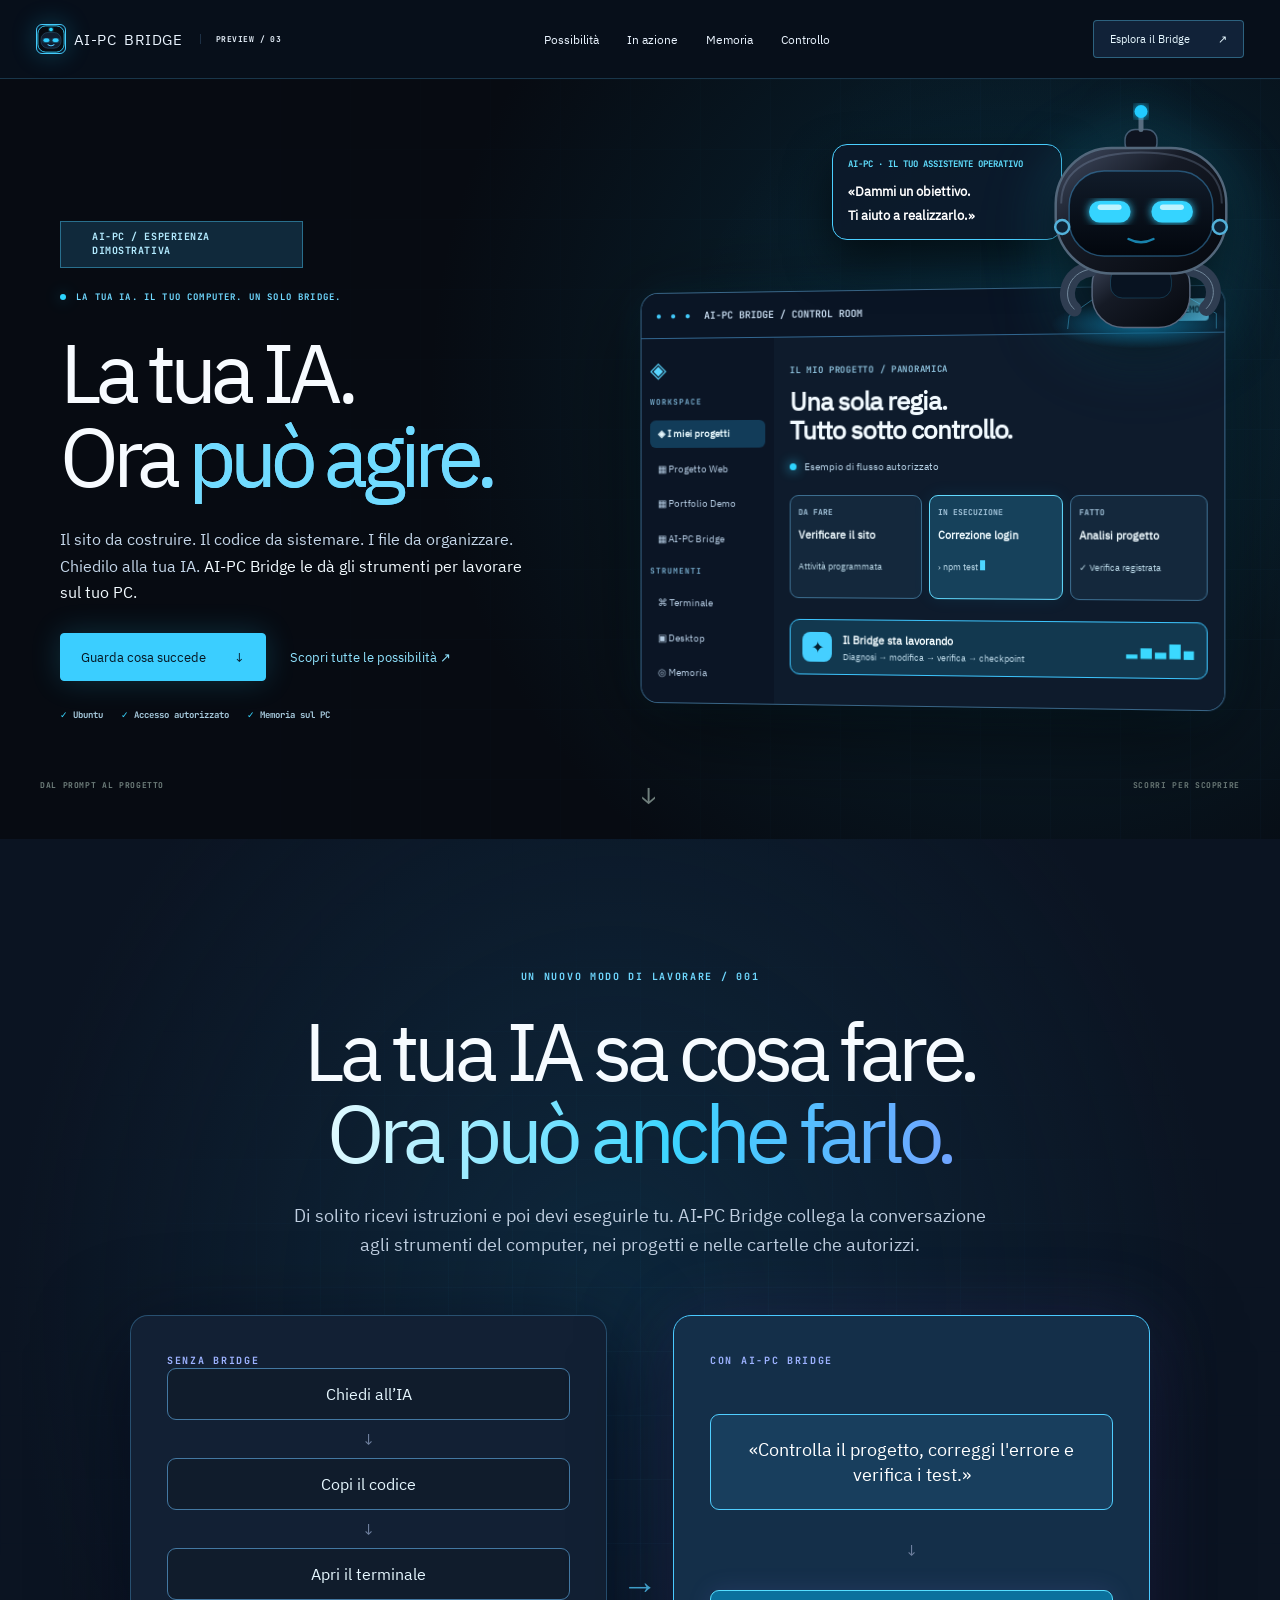
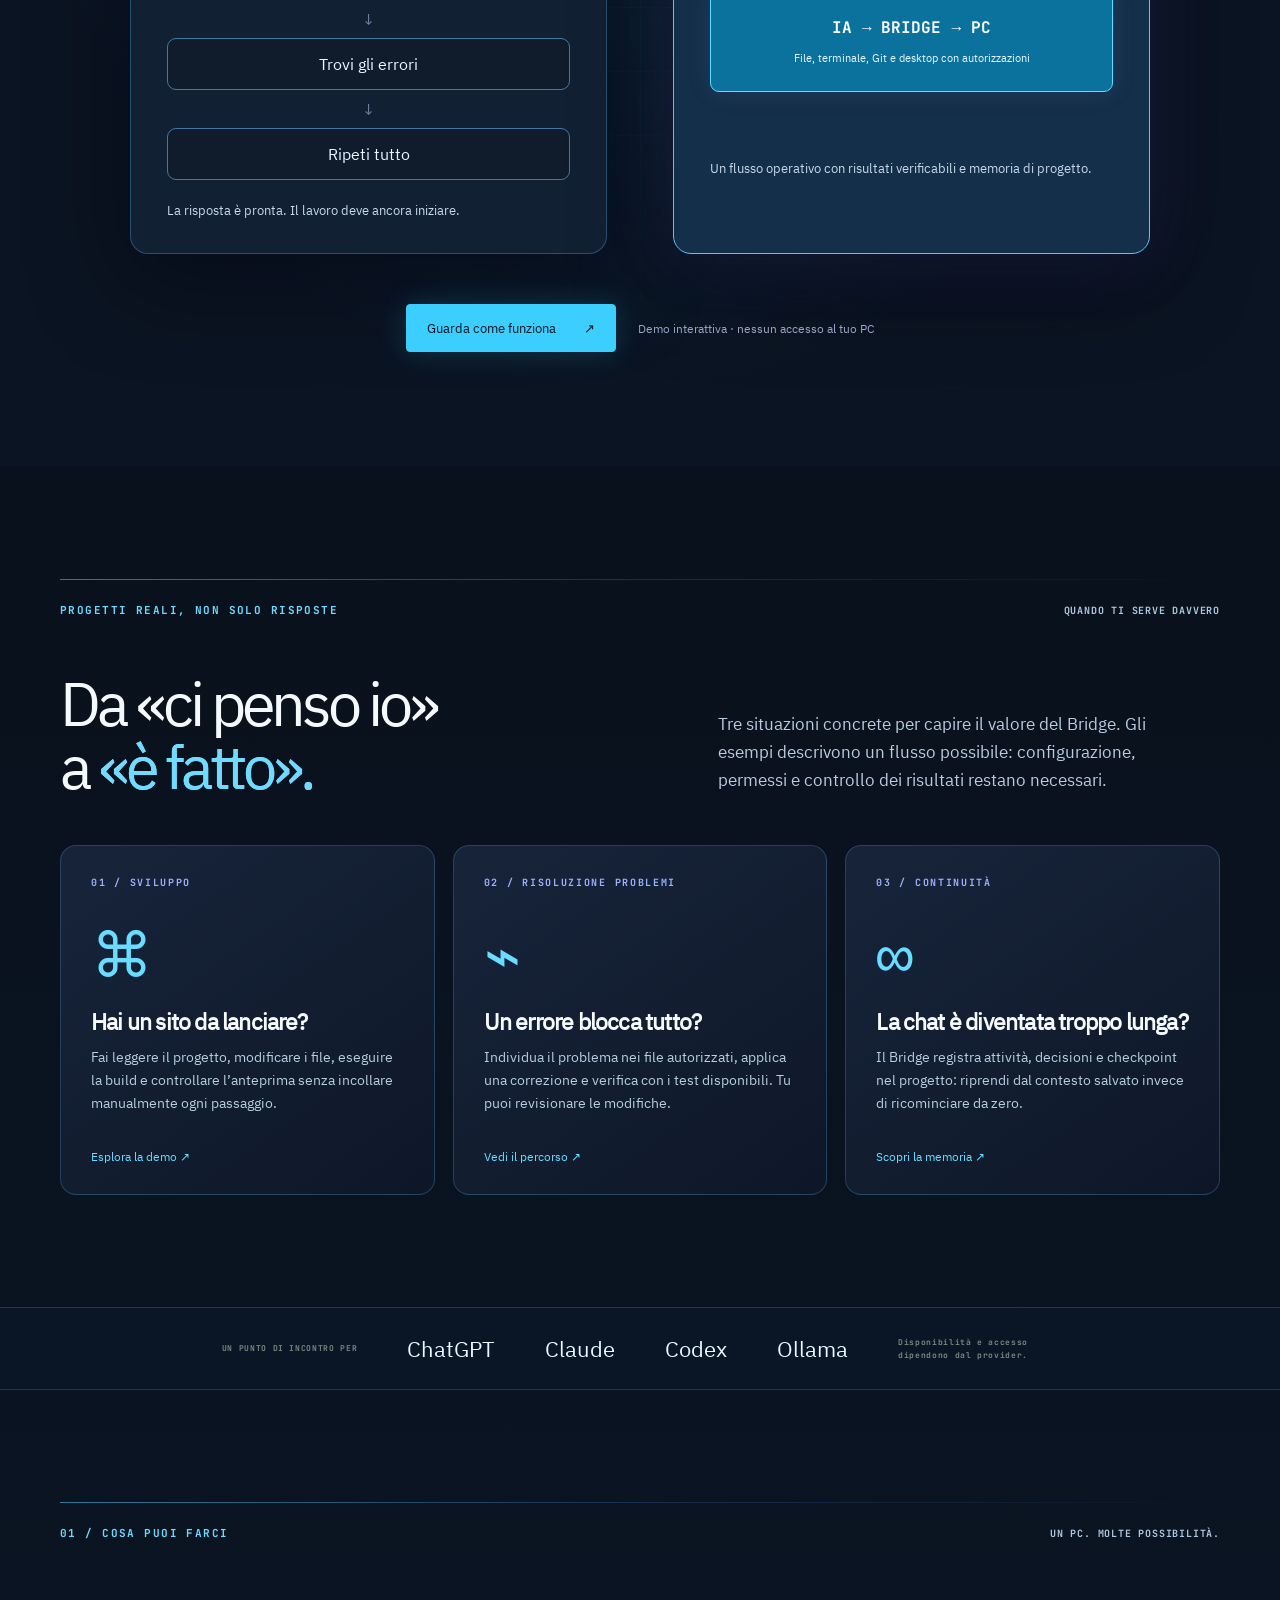
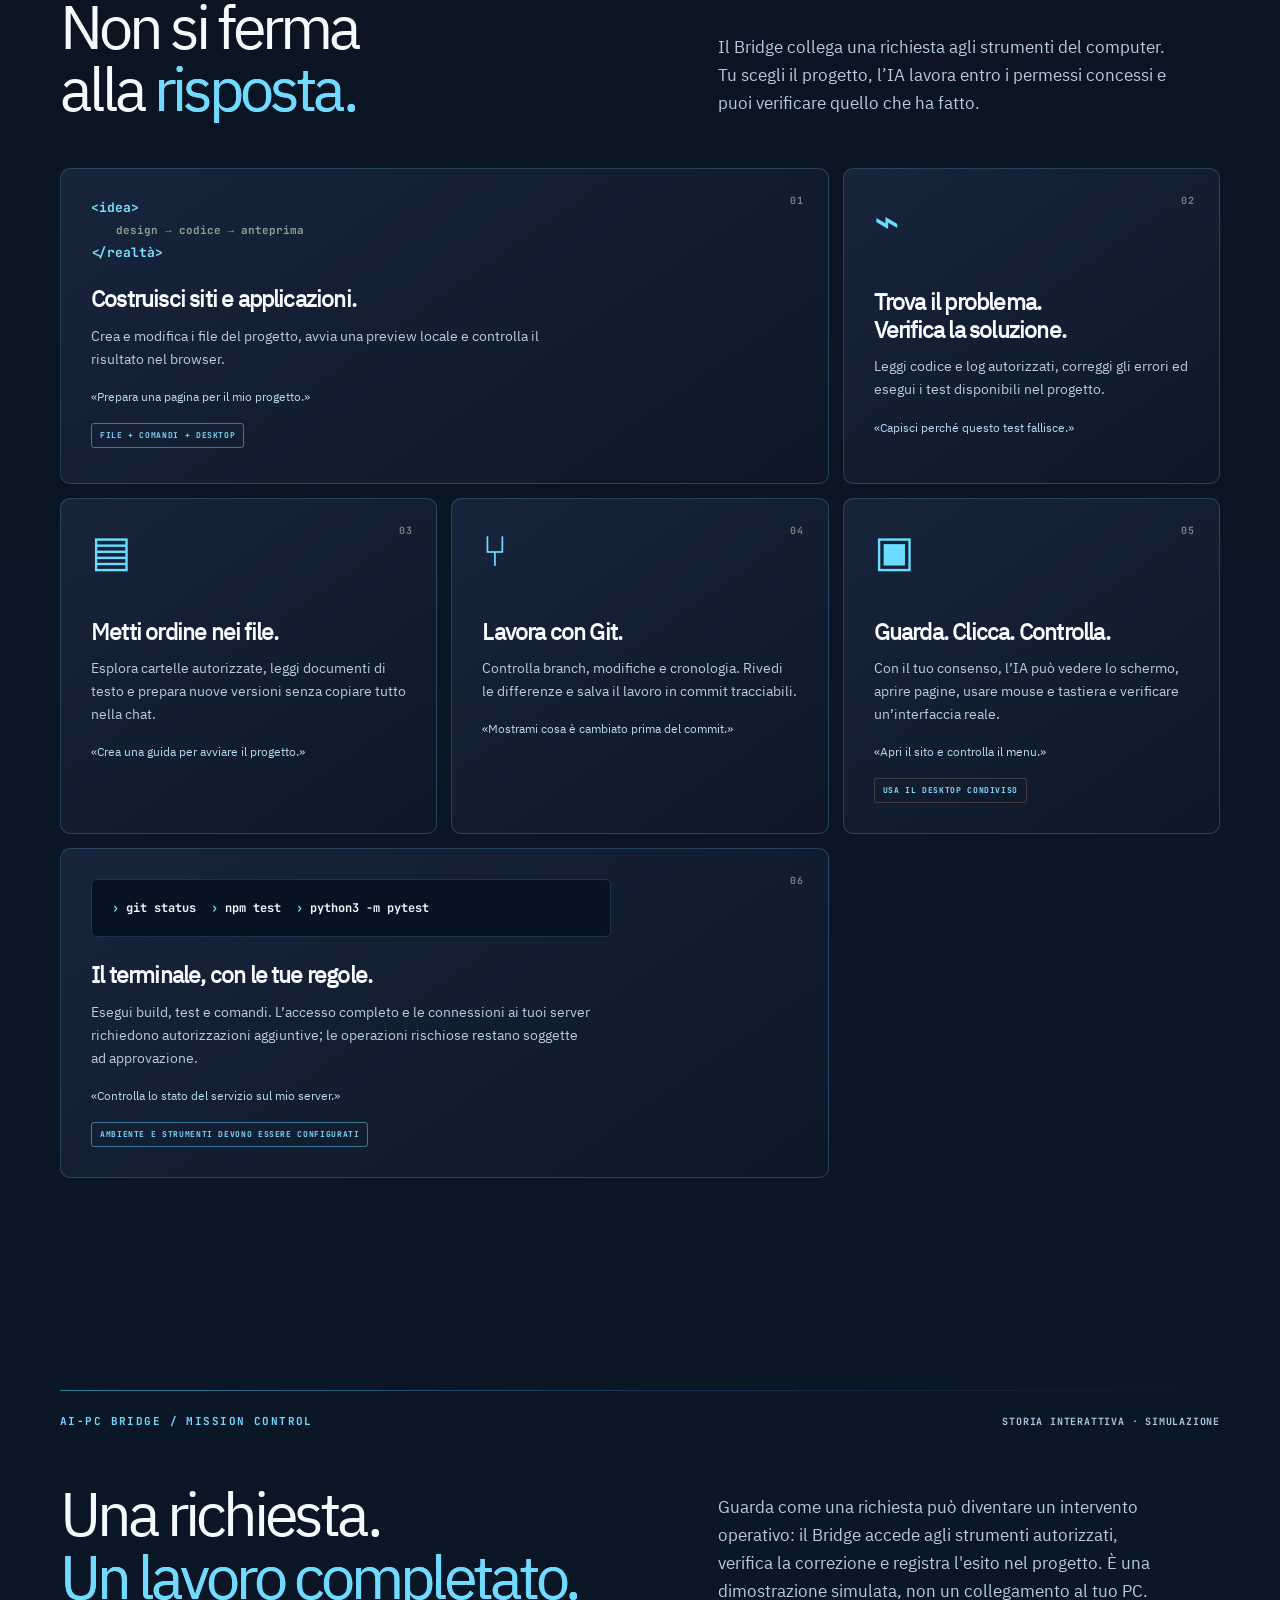
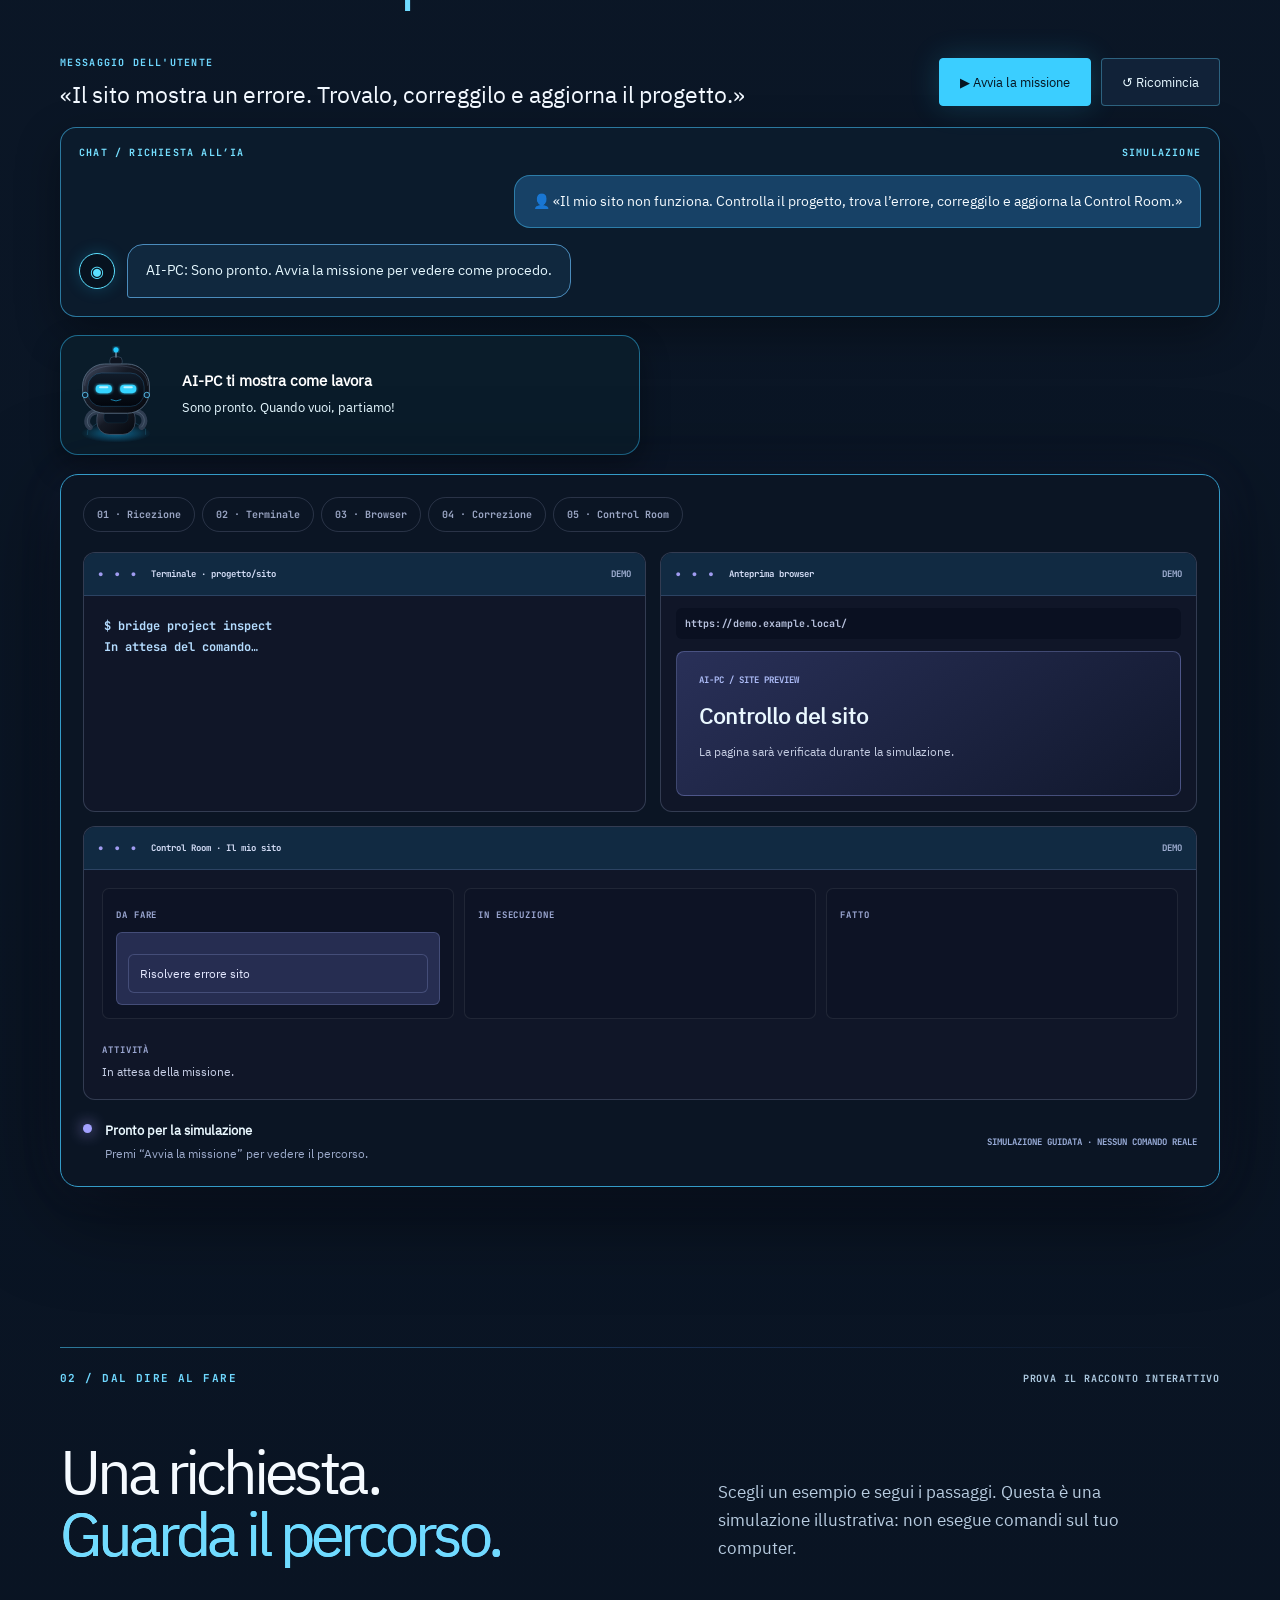
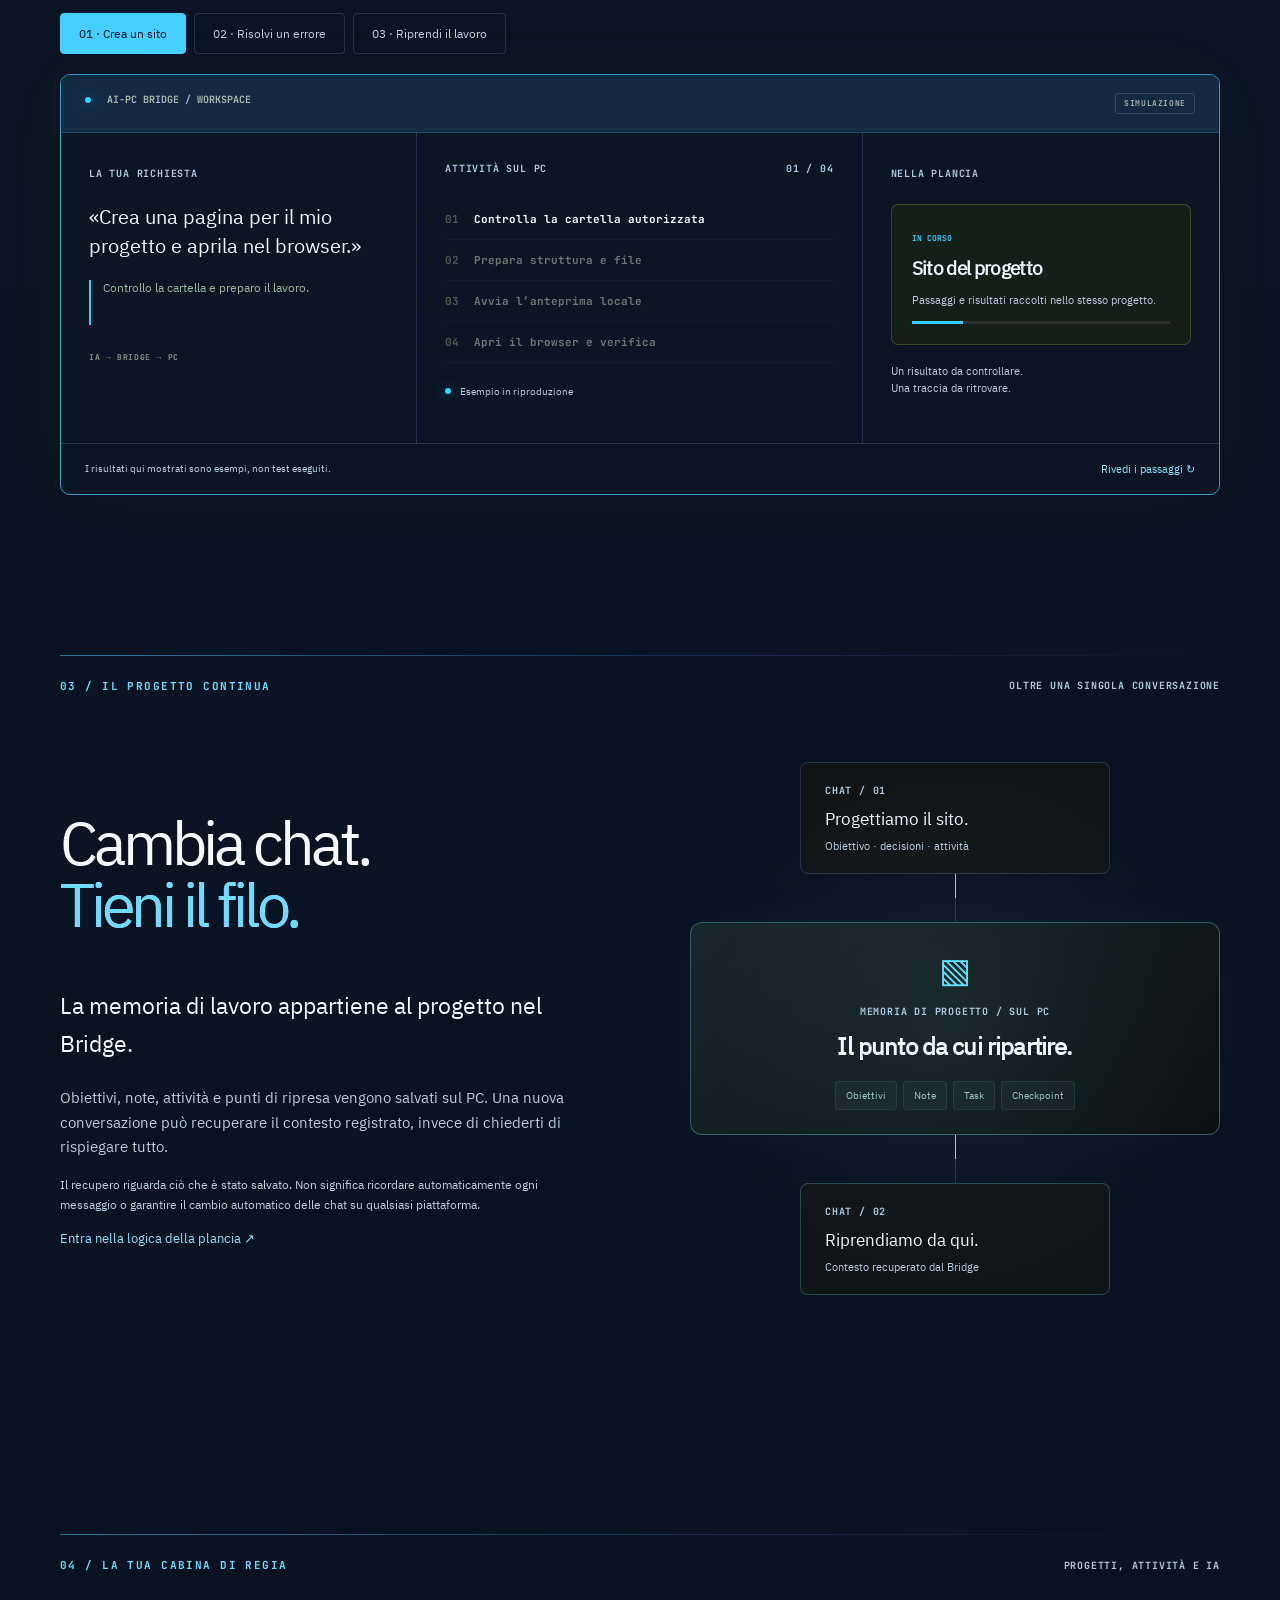
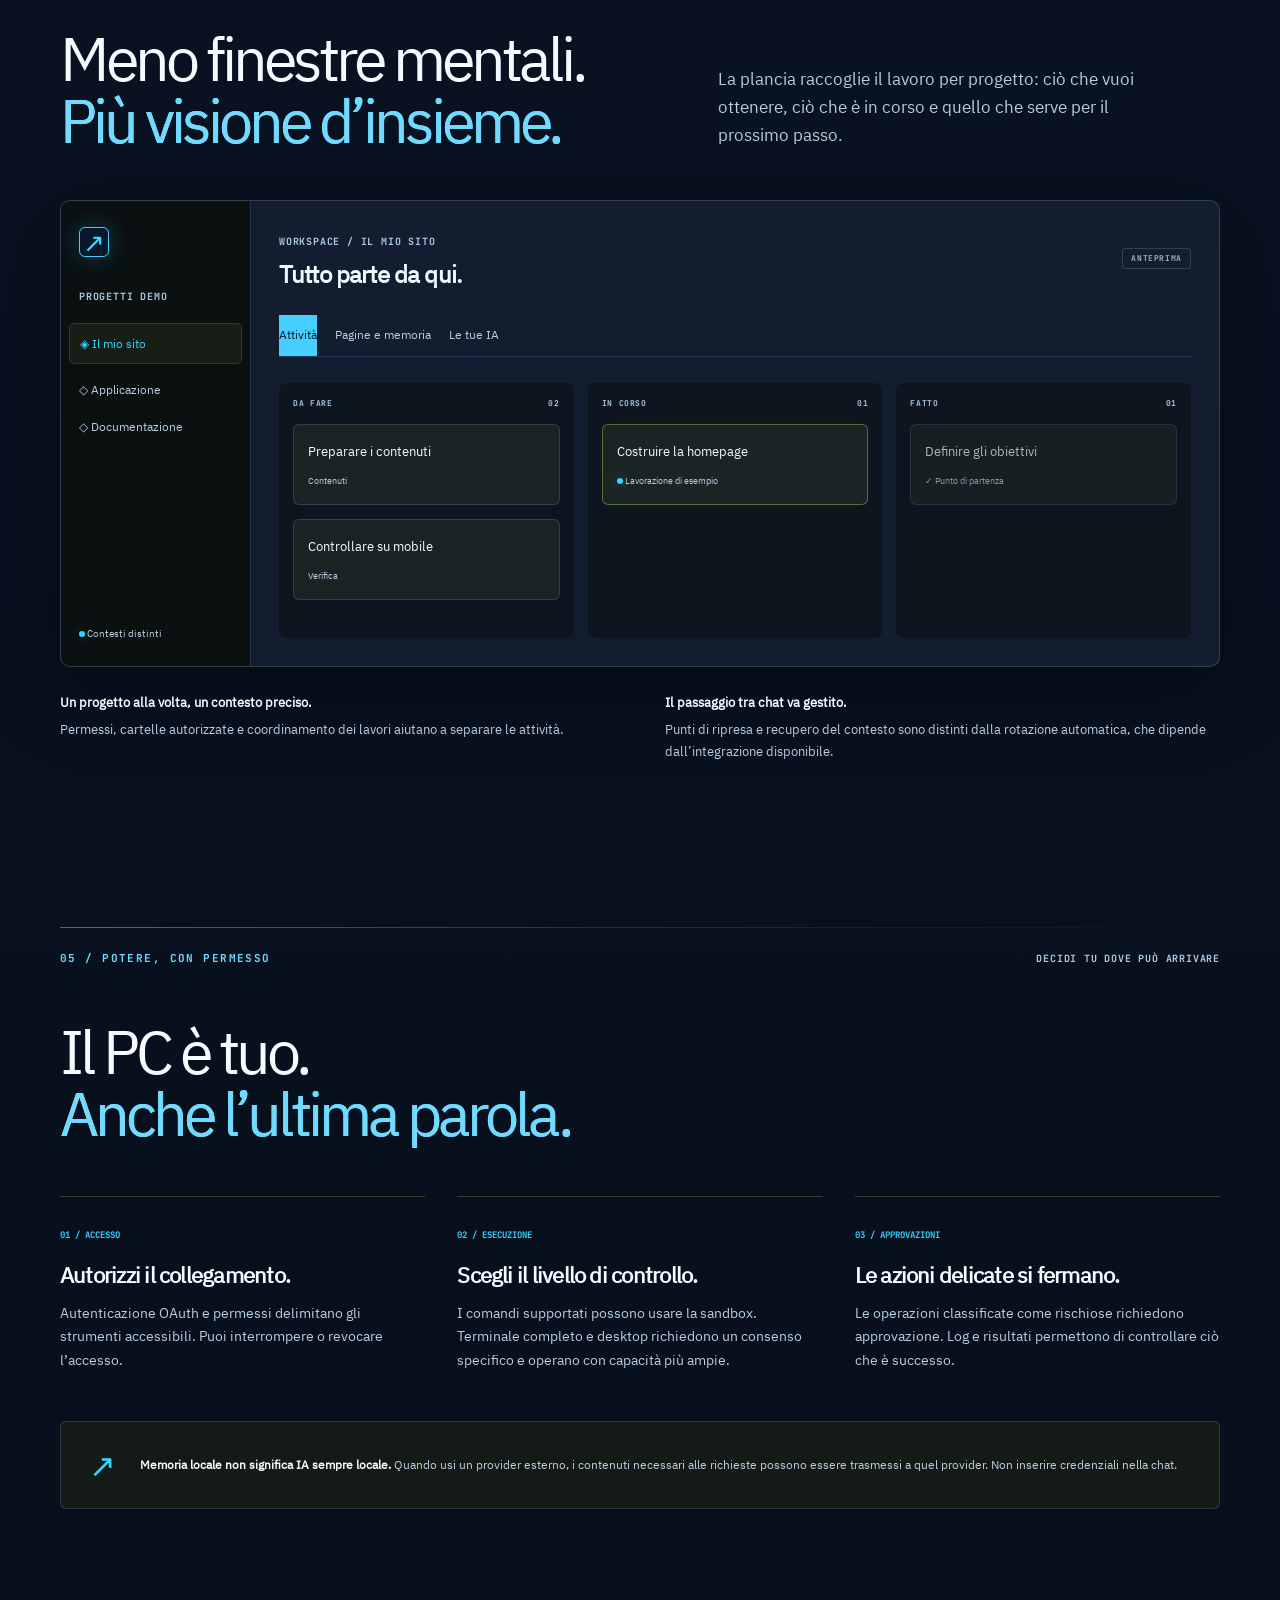
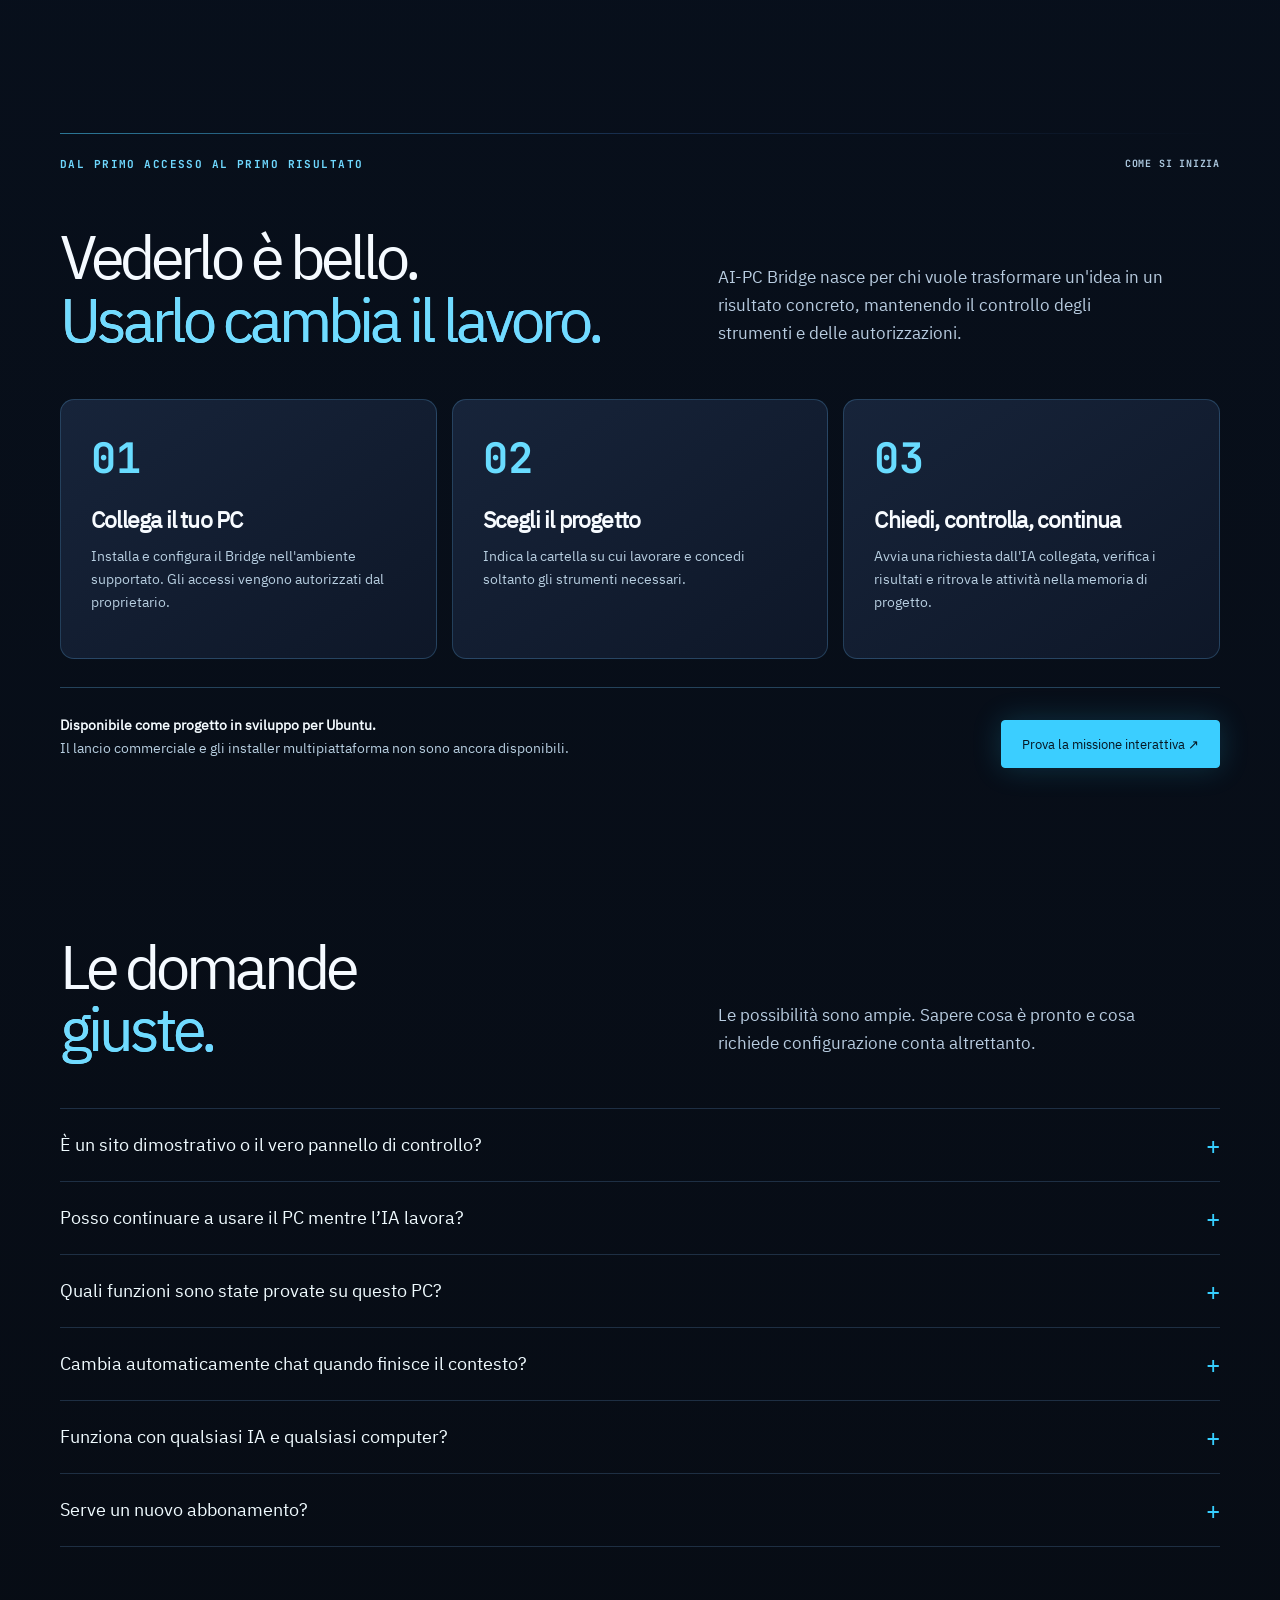
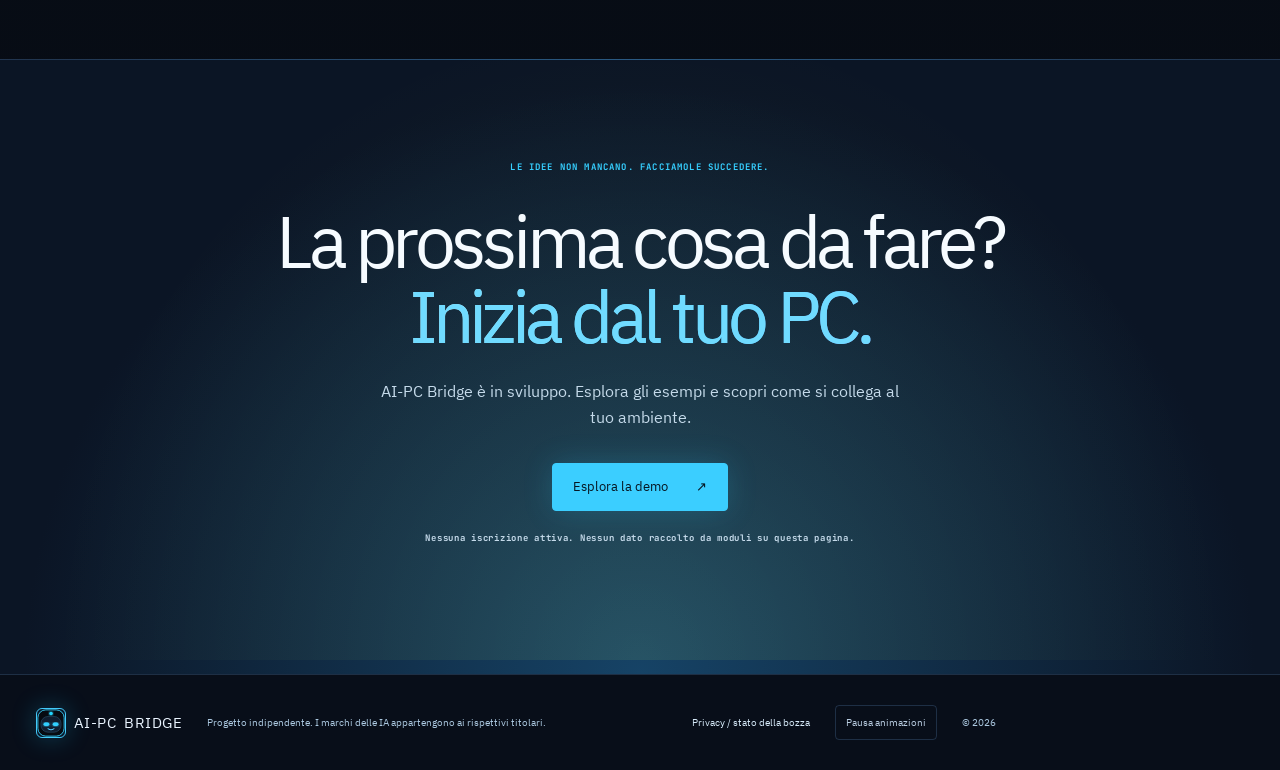
<file: index.html>
<!doctype html>
<html lang="it">
<head>
<meta charset="utf-8"><meta name="viewport" content="width=device-width, initial-scale=1">
<title>AI-PC Bridge — La tua IA. Ora può agire.</title>
<meta name="description" content="Collega la tua IA al tuo PC Ubuntu. File, codice, comandi e desktop, con una plancia di progetto e una memoria che continua oltre la chat.">
<meta name="theme-color" content="#070b12">
<link rel="icon" href="assets/img/robot-favicon.svg" type="image/svg+xml">

<link rel="stylesheet" href="assets/css/experience.css">
<link rel="stylesheet" href="assets/css/value-story.css">
<link rel="stylesheet" href="assets/css/mission-demo.css">
<link rel="stylesheet" href="assets/css/try-bridge.css">
<link rel="stylesheet" href="assets/css/product-preview.css">
<link rel="stylesheet" href="assets/css/robot-identity.css">
<link rel="stylesheet" href="assets/css/robot-companion.css">
<link rel="stylesheet" href="assets/css/site-finish.css">
<script src="assets/js/experience.js" defer></script>

<script src="assets/js/mission-demo.js" defer></script>
<script src="assets/js/robot-guide.js" defer></script>
</head>
<body>
<a class="skip" href="#main">Vai al contenuto</a>
<div class="reading-progress" aria-hidden="true"></div>
<header class="nav">
<a class="brand" href="#top"><span class="brand-mark"><img src="assets/img/robot-favicon.svg" alt="" width="27" height="27"></span> AI-PC <strong>BRIDGE</strong><span class="version">PREVIEW / 03</span></a>
<nav aria-label="Navigazione principale"><a href="#possibilita">Possibilità</a><a href="#esperienza">In azione</a><a href="#memoria">Memoria</a><a href="#controllo">Controllo</a></nav>
<a class="button small" href="#inizia">Esplora il Bridge <span>↗</span></a>
</header>
<main id="main">
<section class="hero" id="top">
<div class="hero-grid" aria-hidden="true"></div>
<div class="hero-copy">
<div class="boot-sequence" aria-label="Presentazione AI-PC Bridge"><span class="boot-led"></span><span>AI-PC / ESPERIENZA DIMOSTRATIVA</span></div>
<p class="eyebrow"><span class="signal"></span> LA TUA IA. IL TUO COMPUTER. UN SOLO BRIDGE.</p>
<h1>La tua IA.<br>Ora <em>può agire.</em></h1>
<p class="hero-lead">Il sito da costruire. Il codice da sistemare. I file da organizzare.<br>Chiedilo alla tua IA. <strong>AI-PC Bridge le dà gli strumenti per lavorare sul tuo PC.</strong></p>
<div class="hero-actions"><a class="button primary" href="#esperienza">Guarda cosa succede <span>↓</span></a><a class="text-link" href="#possibilita">Scopri tutte le possibilità ↗</a></div>
<div class="hero-proof"><span>Ubuntu</span><span>Accesso autorizzato</span><span>Memoria sul PC</span></div>
</div>
<div class="reactor-shell" hidden><div class="product-legacy-marker" hidden></div><div class="reactor-hud" aria-hidden="true"><span>● SECURE LINK</span><span>PROJECT MEMORY / READY</span></div><div class="reactor" aria-label="Animazione illustrativa: una richiesta attraversa il Bridge e diventa un lavoro sul PC">
<div class="orbital-grid" aria-hidden="true"><div class="orbit one"></div><div class="orbit two"></div><div class="orbit three"></div><div class="beam"></div><div class="core"><span>AI</span><b>PC</b></div></div>
<div class="floating-card input"><span class="micro">01 / LA RICHIESTA</span><p>«Costruisci il mio sito.»</p><span class="tiny"><i></i> Dalla tua chat</span></div>
<div class="floating-card output"><span class="micro">02 / IL LAVORO</span><p><span class="code-icon">⌘</span> progetto / sito</p><div class="activity-line"><span></span></div><span class="tiny">file → codice → test → risultato</span></div>
<div class="orbit-label top-label">INTELLIGENZA → AZIONE</div><div class="orbit-label bottom-label">IL CONTROLLO RESTA A TE</div>
<span class="visual-caption">Visualizzazione dimostrativa</span>
</div></div>
<div class="robot-hero-wrap"><div class="robot-speech"><span class="robot-speech-label">AI-PC · IL TUO ASSISTENTE OPERATIVO</span><strong>«Dammi un obiettivo.<br>Ti aiuto a realizzarlo.»</strong></div><img class="robot-hero" src="assets/img/robot-idle.svg" alt="AI-PC, il robot nero dagli occhi blu luminosi"></div>
<div class="hero-product" aria-label="Anteprima illustrativa della Control Room">
<div class="product-top"><span class="product-dots">● ● ●</span><strong>AI-PC BRIDGE / CONTROL ROOM</strong><span class="product-demo-label">DEMO</span></div>
<div class="product-body"><aside class="product-sidebar"><div class="product-logomark">◈</div><span>WORKSPACE</span><b>◈ I miei progetti</b><small>▦ Progetto Web</small><small>▦ Portfolio Demo</small><small>▦ AI-PC Bridge</small><span>STRUMENTI</span><small>⌘ Terminale</small><small>▣ Desktop</small><small>◎ Memoria</small></aside>
<div class="product-content"><div class="product-headline"><span>IL MIO PROGETTO / PANORAMICA</span><b>Una sola regia.<br>Tutto sotto controllo.</b><small><i></i> Esempio di flusso autorizzato</small></div>
<div class="product-taskrow"><div><span>DA FARE</span><b>Verificare il sito</b><small>Attività programmata</small></div><div class="product-inprogress"><span>IN ESECUZIONE</span><b>Correzione login</b><small>› npm test <i class="product-cursor"></i></small></div><div><span>FATTO</span><b>Analisi progetto</b><small>✓ Verifica registrata</small></div></div>
<div class="product-event"><span class="product-event-icon">✦</span><div><b>Il Bridge sta lavorando</b><small>Diagnosi → modifica → verifica → checkpoint</small></div><span class="product-event-wave">▂ ▅ ▃ ▇ ▄</span></div>
</div></div></div>
<div class="hero-bottom"><span>DAL PROMPT AL PROGETTO</span><div class="scroll-cue" aria-hidden="true">↓</div><span>SCORRI PER SCOPRIRE</span></div>
</section>
<section class="impact-story" aria-label="Perché AI-PC Bridge">
<div class="impact-intro reveal"><span class="impact-kicker">UN NUOVO MODO DI LAVORARE / 001</span><h2>La tua IA sa cosa fare.<br><em>Ora può anche farlo.</em></h2><p>Di solito ricevi istruzioni e poi devi eseguirle tu. AI-PC Bridge collega la conversazione agli strumenti del computer, nei progetti e nelle cartelle che autorizzi.</p></div>
<div class="impact-contrast">
<article class="contrast-card before reveal"><span class="contrast-label">SENZA BRIDGE</span><div class="contrast-flow"><div>Chiedi all’IA</div><i>↓</i><div>Copi il codice</div><i>↓</i><div>Apri il terminale</div><i>↓</i><div>Trovi gli errori</div><i>↓</i><div>Ripeti tutto</div></div><p>La risposta è pronta. Il lavoro deve ancora iniziare.</p></article>
<div class="contrast-divider" aria-hidden="true"><span>→</span></div>
<article class="contrast-card after reveal"><span class="contrast-label">CON AI-PC BRIDGE</span><div class="contrast-flow"><div class="contrast-command">«Controlla il progetto, correggi l'errore e verifica i test.»</div><i>↓</i><div class="contrast-result">IA → BRIDGE → PC<br><small>File, terminale, Git e desktop con autorizzazioni</small></div></div><p>Un flusso operativo con risultati verificabili e memoria di progetto.</p></article>
</div>
<div class="impact-cta reveal"><a class="button primary" href="#esperienza">Guarda come funziona <span>↗</span></a><span>Demo interattiva · nessun accesso al tuo PC</span></div>
</section>
<section class="usecase-story section" id="per-chi">
<div class="section-top reveal"><p class="eyebrow">PROGETTI REALI, NON SOLO RISPOSTE</p><span class="section-index">QUANDO TI SERVE DAVVERO</span></div>
<div class="split-heading reveal"><h2>Da «ci penso io»<br>a <em>«è fatto».</em></h2><p>Tre situazioni concrete per capire il valore del Bridge. Gli esempi descrivono un flusso possibile: configurazione, permessi e controllo dei risultati restano necessari.</p></div>
<div class="usecase-grid">
<article class="usecase reveal"><span>01 / SVILUPPO</span><div class="usecase-symbol" aria-hidden="true">⌘</div><h3>Hai un sito da lanciare?</h3><p>Fai leggere il progetto, modificare i file, eseguire la build e controllare l’anteprima senza incollare manualmente ogni passaggio.</p><a href="#esperienza">Esplora la demo ↗</a></article>
<article class="usecase reveal"><span>02 / RISOLUZIONE PROBLEMI</span><div class="usecase-symbol" aria-hidden="true">⌁</div><h3>Un errore blocca tutto?</h3><p>Individua il problema nei file autorizzati, applica una correzione e verifica con i test disponibili. Tu puoi revisionare le modifiche.</p><a href="#esperienza">Vedi il percorso ↗</a></article>
<article class="usecase reveal"><span>03 / CONTINUITÀ</span><div class="usecase-symbol" aria-hidden="true">∞</div><h3>La chat è diventata troppo lunga?</h3><p>Il Bridge registra attività, decisioni e checkpoint nel progetto: riprendi dal contesto salvato invece di ricominciare da zero.</p><a href="#memoria">Scopri la memoria ↗</a></article>
</div>
</section>
<div class="provider-strip"><span>UN PUNTO DI INCONTRO PER</span><b>ChatGPT</b><b>Claude</b><b>Codex</b><b>Ollama</b><span>Disponibilità e accesso dipendono dal provider.</span></div>

<section class="section intro" id="possibilita">
<div class="section-top reveal"><p class="eyebrow">01 / COSA PUOI FARCI</p><span class="section-index">UN PC. MOLTE POSSIBILITÀ.</span></div>
<div class="split-heading reveal"><h2>Non si ferma<br>alla <em>risposta.</em></h2><p>Il Bridge collega una richiesta agli strumenti del computer. Tu scegli il progetto, l’IA lavora entro i permessi concessi e puoi verificare quello che ha fatto.</p></div>
<div class="capabilities">
<article class="capability wide reveal"><span class="card-no">01</span><div class="mini-code" aria-hidden="true"><span>&lt;idea&gt;</span><span class="indent">design → codice → anteprima</span><span>&lt;/realtà&gt;</span></div><h3>Costruisci siti e applicazioni.</h3><p>Crea e modifica i file del progetto, avvia una preview locale e controlla il risultato nel browser.</p><span class="example">«Prepara una pagina per il mio progetto.»</span><span class="tag">FILE + COMANDI + DESKTOP</span></article>
<article class="capability reveal"><span class="card-no">02</span><span class="feature-icon">⌁</span><h3>Trova il problema.<br>Verifica la soluzione.</h3><p>Leggi codice e log autorizzati, correggi gli errori ed esegui i test disponibili nel progetto.</p><span class="example">«Capisci perché questo test fallisce.»</span></article>
<article class="capability reveal"><span class="card-no">03</span><span class="feature-icon">▤</span><h3>Metti ordine nei file.</h3><p>Esplora cartelle autorizzate, leggi documenti di testo e prepara nuove versioni senza copiare tutto nella chat.</p><span class="example">«Crea una guida per avviare il progetto.»</span></article>
<article class="capability reveal"><span class="card-no">04</span><span class="feature-icon">⑂</span><h3>Lavora con Git.</h3><p>Controlla branch, modifiche e cronologia. Rivedi le differenze e salva il lavoro in commit tracciabili.</p><span class="example">«Mostrami cosa è cambiato prima del commit.»</span></article>
<article class="capability reveal"><span class="card-no">05</span><span class="feature-icon">▣</span><h3>Guarda. Clicca. Controlla.</h3><p>Con il tuo consenso, l’IA può vedere lo schermo, aprire pagine, usare mouse e tastiera e verificare un’interfaccia reale.</p><span class="example">«Apri il sito e controlla il menu.»</span><span class="tag amber">USA IL DESKTOP CONDIVISO</span></article>
<article class="capability wide reveal"><span class="card-no">06</span><div class="terminal-mini" aria-hidden="true"><span><i>›</i> git status</span><span><i>›</i> npm test</span><span><i>›</i> python3 -m pytest</span></div><h3>Il terminale, con le tue regole.</h3><p>Esegui build, test e comandi. L’accesso completo e le connessioni ai tuoi server richiedono autorizzazioni aggiuntive; le operazioni rischiose restano soggette ad approvazione.</p><span class="example">«Controlla lo stato del servizio sul mio server.»</span><span class="tag">AMBIENTE E STRUMENTI DEVONO ESSERE CONFIGURATI</span></article>
</div>
</section>

<section class="live-demo section" id="missione-live" aria-labelledby="mission-title">
<div class="section-top reveal"><p class="eyebrow">AI-PC BRIDGE / MISSION CONTROL</p><span class="section-index">STORIA INTERATTIVA · SIMULAZIONE</span></div>
<div class="split-heading reveal"><h2 id="mission-title">Una richiesta.<br><em>Un lavoro completato.</em></h2><p>Guarda come una richiesta può diventare un intervento operativo: il Bridge accede agli strumenti autorizzati, verifica la correzione e registra l'esito nel progetto. È una dimostrazione simulata, non un collegamento al tuo PC.</p></div>
<div class="mission-bar"><div class="mission-command"><span class="mission-small">MESSAGGIO DELL'UTENTE</span><strong>«Il sito mostra un errore. Trovalo, correggilo e aggiorna il progetto.»</strong></div><div class="mission-actions"><button type="button" id="mission-play" class="button primary">▶ Avvia la missione</button><button type="button" id="mission-reset" class="button">↺ Ricomincia</button></div></div>
<div class="mission-chat" aria-label="Conversazione dimostrativa"><div class="mission-chat-heading"><span>CHAT / RICHIESTA ALL’IA</span><span>SIMULAZIONE</span></div><div class="mission-chat-user">👤 «Il mio sito non funziona. Controlla il progetto, trova l’errore, correggilo e aggiorna la Control Room.»</div><div class="mission-chat-ai"><span class="mission-chat-avatar">◉</span><p id="mission-chat-answer" aria-live="polite">AI-PC: Sono pronto. Avvia la missione per vedere come procedo.</p></div></div>
<div class="mission-robot-guide"><img src="assets/img/robot-idle.svg" alt="" aria-hidden="true"><div><strong>AI-PC ti mostra come lavora</strong><p id="robot-mission-line" aria-live="polite">Sono pronto: avvia la missione per vedermi in azione.</p></div></div>
<div class="mission-stage" aria-label="Esecuzione illustrativa dell'intervento">
<div class="mission-flow"><span class="mission-chip" data-phase="0">01 · Ricezione</span><span class="mission-chip" data-phase="1">02 · Terminale</span><span class="mission-chip" data-phase="2">03 · Browser</span><span class="mission-chip" data-phase="3">04 · Correzione</span><span class="mission-chip" data-phase="4">05 · Control Room</span></div>
<div class="mission-screens">
<div class="mission-screen mission-terminal"><div class="mission-screen-head"><span class="mission-dots" aria-hidden="true">● ● ●</span><b>Terminale · progetto/sito</b><span>DEMO</span></div><pre id="mission-terminal" aria-live="off">$ bridge project inspect
<span class="term-muted">In attesa del comando…</span></pre></div>
<div class="mission-screen mission-browser"><div class="mission-screen-head"><span class="mission-dots" aria-hidden="true">● ● ●</span><b>Anteprima browser</b><span>DEMO</span></div><div class="mission-address">https://demo.example.local/</div><div id="mission-page" class="mission-page"><span>AI-PC / SITE PREVIEW</span><strong>Controllo del sito</strong><p>La pagina sarà verificata durante la simulazione.</p></div></div>
<div class="mission-screen mission-room"><div class="mission-screen-head"><span class="mission-dots" aria-hidden="true">● ● ●</span><b>Control Room · Il mio sito</b><span>DEMO</span></div><div class="mission-room-grid"><div><span>DA FARE</span><div id="mission-todo" class="mission-task">Risolvere errore sito</div></div><div><span>IN ESECUZIONE</span><div id="mission-doing"></div></div><div><span>FATTO</span><div id="mission-done"></div></div></div><div class="mission-log"><span>ATTIVITÀ</span><p id="mission-log">In attesa della missione.</p></div></div>
</div>
<div class="mission-footer"><div><span class="mission-indicator"></span><strong id="mission-status" aria-live="polite">Pronto per la simulazione</strong><p id="mission-explain">Premi “Avvia la missione” per vedere il percorso.</p></div><span class="mission-disclaimer">SIMULAZIONE GUIDATA · NESSUN COMANDO REALE</span></div>
</div></section>
<section class="experience section" id="esperienza">
<div class="section-top reveal"><p class="eyebrow">02 / DAL DIRE AL FARE</p><span class="section-index">PROVA IL RACCONTO INTERATTIVO</span></div>
<div class="split-heading reveal"><h2>Una richiesta.<br><em>Guarda il percorso.</em></h2><p>Scegli un esempio e segui i passaggi. Questa è una simulazione illustrativa: non esegue comandi sul tuo computer.</p></div>
<div class="scenario-tabs reveal" role="group" aria-label="Scegli una dimostrazione"><button data-scenario="site" aria-pressed="true">01 · Crea un sito</button><button data-scenario="fix" aria-pressed="false">02 · Risolvi un errore</button><button data-scenario="resume" aria-pressed="false">03 · Riprendi il lavoro</button></div>
<div class="workbench reveal">
<div class="workbench-bar"><span><i class="signal"></i> AI-PC BRIDGE / WORKSPACE</span><span class="demo-badge">SIMULAZIONE</span></div>
<div class="workbench-grid">
<div class="request-pane"><span class="micro">LA TUA RICHIESTA</span><p id="scenario-prompt">«Crea una pagina per il mio progetto e aprila nel browser.»</p><div class="ai-message" id="scenario-reply">Controllo la cartella e preparo il lavoro.</div><div class="provider-chip">IA → BRIDGE → PC</div></div>
<div class="execution-pane"><div class="micro terminal-heading"><span>ATTIVITÀ SUL PC</span><span id="step-count">01 / 04</span></div><ol id="execution-steps"><li>Controlla la cartella autorizzata</li><li>Prepara struttura e file</li><li>Avvia l’anteprima locale</li><li>Apri il browser e verifica</li></ol><div class="execution-status"><span class="signal"></span><span id="execution-status">Esempio in riproduzione</span></div></div>
<div class="result-pane"><span class="micro">NELLA PLANCIA</span><div class="task-card"><span id="task-state">IN CORSO</span><h3 id="task-title">Sito del progetto</h3><p id="task-detail">Passaggi e risultati raccolti nello stesso progetto.</p><div class="task-progress"><i></i></div></div><span class="result-note">Un risultato da controllare.<br>Una traccia da ritrovare.</span></div>
</div>
<div class="workbench-footer"><span>I risultati qui mostrati sono esempi, non test eseguiti.</span><button id="replay" class="text-link">Rivedi i passaggi ↻</button></div>
</div>
</section>

<section class="section memory" id="memoria">
<div class="section-top reveal"><p class="eyebrow">03 / IL PROGETTO CONTINUA</p><span class="section-index">OLTRE UNA SINGOLA CONVERSAZIONE</span></div>
<div class="memory-layout">
<div class="memory-copy reveal"><h2>Cambia chat.<br><em>Tieni il filo.</em></h2><p class="large-copy">La memoria di lavoro appartiene al progetto nel Bridge.</p><p>Obiettivi, note, attività e punti di ripresa vengono salvati sul PC. Una nuova conversazione può recuperare il contesto registrato, invece di chiederti di rispiegare tutto.</p><p class="muted">Il recupero riguarda ciò che è stato salvato. Non significa ricordare automaticamente ogni messaggio o garantire il cambio automatico delle chat su qualsiasi piattaforma.</p><a class="text-link" href="#plancia">Entra nella logica della plancia ↗</a></div>
<div class="memory-visual reveal" aria-label="La chat iniziale salva un punto di ripresa nella memoria di progetto; una nuova chat lo recupera.">
<div class="memory-chat"><span class="micro">CHAT / 01</span><b>Progettiamo il sito.</b><span>Obiettivo · decisioni · attività</span></div>
<div class="memory-connector" aria-hidden="true"><i></i></div>
<div class="memory-vault"><div class="vault-icon">▧</div><span class="micro">MEMORIA DI PROGETTO / SUL PC</span><h3>Il punto da cui ripartire.</h3><div class="memory-tags"><span>Obiettivi</span><span>Note</span><span>Task</span><span>Checkpoint</span></div></div>
<div class="memory-connector" aria-hidden="true"><i></i></div>
<div class="memory-chat next"><span class="micro">CHAT / 02</span><b>Riprendiamo da qui.</b><span>Contesto recuperato dal Bridge</span></div>
</div></div>
</section>

<section class="section" id="plancia">
<div class="section-top reveal"><p class="eyebrow">04 / LA TUA CABINA DI REGIA</p><span class="section-index">PROGETTI, ATTIVITÀ E IA</span></div>
<div class="split-heading reveal"><h2>Meno finestre mentali.<br><em>Più visione d’insieme.</em></h2><p>La plancia raccoglie il lavoro per progetto: ciò che vuoi ottenere, ciò che è in corso e quello che serve per il prossimo passo.</p></div>
<div class="dashboard reveal">
<aside><div class="brand-mark">↗</div><span class="micro">PROGETTI DEMO</span><b class="project-selected">◈ Il mio sito</b><span>◇ Applicazione</span><span>◇ Documentazione</span><div class="aside-bottom"><span class="signal"></span> Contesti distinti</div></aside>
<div class="dashboard-main"><div class="dashboard-title"><div><span class="micro">WORKSPACE / IL MIO SITO</span><h3>Tutto parte da qui.</h3></div><span class="demo-badge">ANTEPRIMA</span></div>
<div class="dashboard-tabs" role="group" aria-label="Viste della plancia dimostrativa"><button aria-pressed="true" data-panel="board">Attività</button><button aria-pressed="false" data-panel="docs">Pagine e memoria</button><button aria-pressed="false" data-panel="ai">Le tue IA</button></div>
<div class="dashboard-panel board" id="board"><div><span class="micro">DA FARE <b>02</b></span><article>Preparare i contenuti<small>Contenuti</small></article><article>Controllare su mobile<small>Verifica</small></article></div><div><span class="micro">IN CORSO <b>01</b></span><article class="active-task">Costruire la homepage<small><i class="signal"></i> Lavorazione di esempio</small></article></div><div><span class="micro">FATTO <b>01</b></span><article class="done-task">Definire gli obiettivi<small>✓ Punto di partenza</small></article></div></div>
<div class="dashboard-panel docs" id="docs" hidden><span class="micro">PUNTO DI RIPRESA · ESEMPIO</span><h3>Una pagina chiara, un progetto ordinato.</h3><p><b>Obiettivo:</b> presentare il prodotto con esempi concreti.</p><p><b>Decisione:</b> tenere separate demo e funzioni verificate.</p><p><b>Prossimo passo:</b> controllare la navigazione su mobile.</p><span class="tag">SALVATO NEL CONTESTO DEL PROGETTO</span></div>
<div class="dashboard-panel ai-panel" id="ai" hidden><p>Un punto di accesso per più IA. Ogni collegamento richiede la sua configurazione.</p><div><article><b>ChatGPT</b><span>Strumenti tramite MCP</span></article><article><b>Claude</b><span>Integrazione da configurare</span></article><article><b>Codex</b><span>Provider da configurare</span></article><article><b>Ollama</b><span>Modelli locali da installare</span></article></div><small>Queste schede illustrano i collegamenti: non mostrano lo stato reale del tuo PC.</small></div>
</div></div>
<div class="under-dashboard reveal"><p><b>Un progetto alla volta, un contesto preciso.</b> Permessi, cartelle autorizzate e coordinamento dei lavori aiutano a separare le attività.</p><p><b>Il passaggio tra chat va gestito.</b> Punti di ripresa e recupero del contesto sono distinti dalla rotazione automatica, che dipende dall’integrazione disponibile.</p></div>
</section>

<section class="section control" id="controllo">
<div class="section-top reveal"><p class="eyebrow">05 / POTERE, CON PERMESSO</p><span class="section-index">DECIDI TU DOVE PUÒ ARRIVARE</span></div>
<h2 class="reveal">Il PC è tuo.<br><em>Anche l’ultima parola.</em></h2>
<div class="control-grid">
<article class="reveal"><span>01 / ACCESSO</span><h3>Autorizzi il collegamento.</h3><p>Autenticazione OAuth e permessi delimitano gli strumenti accessibili. Puoi interrompere o revocare l’accesso.</p></article>
<article class="reveal"><span>02 / ESECUZIONE</span><h3>Scegli il livello di controllo.</h3><p>I comandi supportati possono usare la sandbox. Terminale completo e desktop richiedono un consenso specifico e operano con capacità più ampie.</p></article>
<article class="reveal"><span>03 / APPROVAZIONI</span><h3>Le azioni delicate si fermano.</h3><p>Le operazioni classificate come rischiose richiedono approvazione. Log e risultati permettono di controllare ciò che è successo.</p></article>
</div>
<div class="data-note reveal"><span>↗</span><p><b>Memoria locale non significa IA sempre locale.</b> Quando usi un provider esterno, i contenuti necessari alle richieste possono essere trasmessi a quel provider. Non inserire credenziali nella chat.</p></div>
</section>

<section class="section try-bridge" id="provalo"><div class="section-top reveal"><p class="eyebrow">DAL PRIMO ACCESSO AL PRIMO RISULTATO</p><span class="section-index">COME SI INIZIA</span></div><div class="split-heading reveal"><h2>Vederlo è bello.<br><em>Usarlo cambia il lavoro.</em></h2><p>AI-PC Bridge nasce per chi vuole trasformare un'idea in un risultato concreto, mantenendo il controllo degli strumenti e delle autorizzazioni.</p></div><div class="try-steps"><article class="reveal"><span>01</span><h3>Collega il tuo PC</h3><p>Installa e configura il Bridge nell'ambiente supportato. Gli accessi vengono autorizzati dal proprietario.</p></article><article class="reveal"><span>02</span><h3>Scegli il progetto</h3><p>Indica la cartella su cui lavorare e concedi soltanto gli strumenti necessari.</p></article><article class="reveal"><span>03</span><h3>Chiedi, controlla, continua</h3><p>Avvia una richiesta dall'IA collegata, verifica i risultati e ritrova le attività nella memoria di progetto.</p></article></div><div class="try-foot reveal"><p><b>Disponibile come progetto in sviluppo per Ubuntu.</b><br>Il lancio commerciale e gli installer multipiattaforma non sono ancora disponibili.</p><a class="button primary" href="#missione-live">Prova la missione interattiva ↗</a></div></section>
<section class="section faq" id="faq">
<div class="split-heading reveal"><h2>Le domande<br><em>giuste.</em></h2><p>Le possibilità sono ampie. Sapere cosa è pronto e cosa richiede configurazione conta altrettanto.</p></div>
<div class="faq-list reveal">
<details><summary>È un sito dimostrativo o il vero pannello di controllo?<span>+</span></summary><p>Questa pagina presenta AI-PC Bridge. Le animazioni e le schede sono esempi. Il Control Center reale è un’applicazione locale separata, con i tuoi progetti e le tue autorizzazioni.</p></details>
<details><summary>Posso continuare a usare il PC mentre l’IA lavora?<span>+</span></summary><p>Le operazioni su file e comandi possono lavorare in background. Il controllo desktop usa invece il tuo schermo, mouse e tastiera: va coordinato con il tuo utilizzo.</p></details>
<details><summary>Quali funzioni sono state provate su questo PC?<span>+</span></summary><p>In questa verifica sono riusciti lettura e modifica di file, comandi, operazioni Git, apertura del sito in Firefox, screenshot e clic. Questo non certifica tutte le combinazioni di strumenti, sistemi operativi e provider.</p></details>
<details><summary>Cambia automaticamente chat quando finisce il contesto?<span>+</span></summary><p>Il progetto prevede continuità tra sessioni e punti di ripresa. L’apertura o la rotazione automatica di una chat dipende dalle funzioni supportate dal provider e va verificata per ciascuna integrazione. La memoria del Bridge non aumenta i limiti del servizio IA.</p></details>
<details><summary>Funziona con qualsiasi IA e qualsiasi computer?<span>+</span></summary><p>L’ambiente verificato è Ubuntu. Ogni provider ha requisiti di collegamento, disponibilità e limiti propri. Windows, macOS e altre integrazioni non sono dichiarati verificati in questa anteprima.</p></details>
<details><summary>Serve un nuovo abbonamento?<span>+</span></summary><p>Questa anteprima non vende piani e non attiva servizi a pagamento. Gli eventuali costi del provider IA, delle API o dell’infrastruttura restano separati e devono essere valutati prima di attivarli.</p></details>
</div>
</section>

<section class="final-section" id="inizia"><div class="final-glow" aria-hidden="true"></div><p class="eyebrow reveal">LE IDEE NON MANCANO. FACCIAMOLE SUCCEDERE.</p><h2 class="reveal">La prossima cosa da fare?<br><em>Inizia dal tuo PC.</em></h2><p class="reveal">AI-PC Bridge è in sviluppo. Esplora gli esempi e scopri come si collega al tuo ambiente.</p><div class="final-actions reveal"><a class="button primary" href="#esperienza">Esplora la demo <span>↗</span></a></div><p class="tiny reveal">Nessuna iscrizione attiva. Nessun dato raccolto da moduli su questa pagina.</p></section>
</main>
<div class="robot-dock" id="robot-dock" hidden>
<button class="robot-dock-action" type="button" id="robot-dock-action" aria-label="Vai alla missione dimostrativa con AI-PC">
<img src="assets/img/robot-idle.svg" alt="" width="86" height="98">
<span class="robot-dock-label">Seguimi nella demo <span aria-hidden="true">↗</span></span>
</button>
<button class="robot-dock-close" type="button" id="robot-dock-close" aria-label="Nascondi il robot guida">×</button>
</div>
<footer><a class="brand" href="#top"><span class="brand-mark"><img src="assets/img/robot-favicon.svg" alt="" width="27" height="27"></span> AI-PC <strong>BRIDGE</strong></a><p>Progetto indipendente. I marchi delle IA appartengono ai rispettivi titolari.</p><a href="privacy.html">Privacy / stato della bozza</a><button id="motion-toggle" aria-pressed="false">Pausa animazioni</button><span>© 2026</span></footer>
</body></html>
</file>
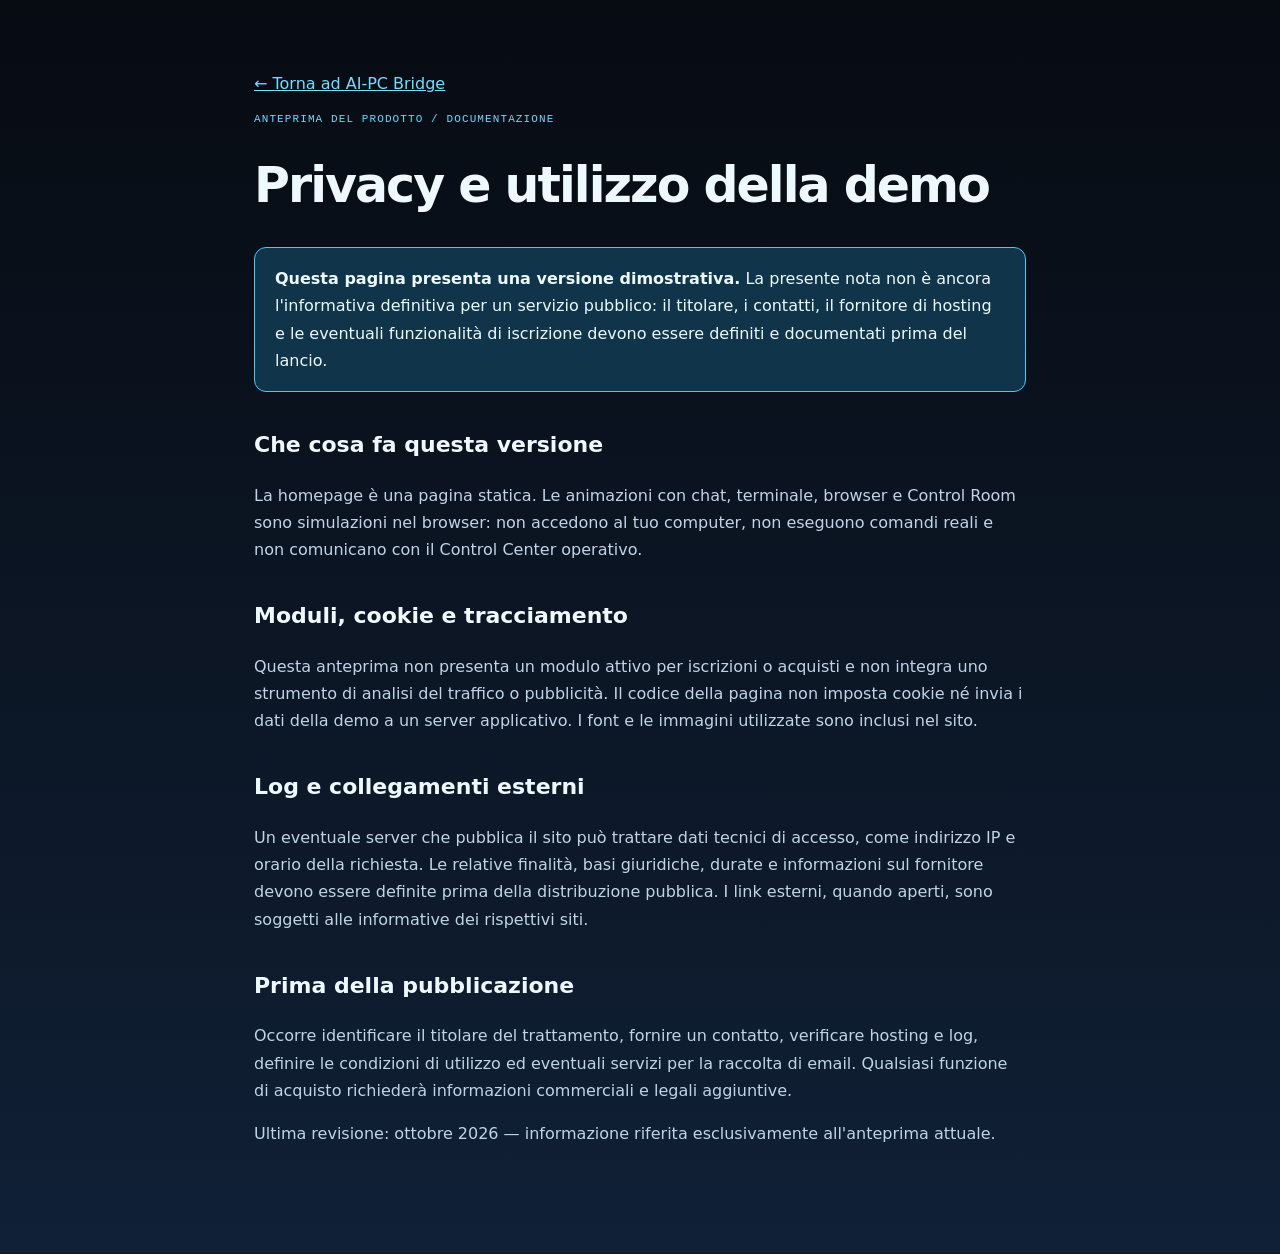
<file: privacy.html>
<!doctype html>
<html lang="it"><head><meta charset="utf-8"><meta name="viewport" content="width=device-width, initial-scale=1">
<meta name="theme-color" content="#070b12"><title>Privacy e stato della demo — AI-PC Bridge</title>
<link rel="icon" type="image/svg+xml" href="assets/img/robot-favicon.svg">
<style>
:root{color-scheme:dark}*{box-sizing:border-box}
body{margin:0;background:linear-gradient(#070b12,#102036);color:#eef8ff;font:16px/1.7 system-ui,sans-serif}
main{max-width:820px;margin:auto;padding:54px 24px 90px}
a{color:#75ddff}a:focus-visible{outline:2px solid #75ddff;outline-offset:4px}
h1{font-size:clamp(30px,5vw,49px);line-height:1.15;letter-spacing:-.04em}
h2{font-size:22px;margin-top:34px}
p,li{color:#c0d4e7}
.note{border:1px solid #45caff;background:#10354b;padding:17px 20px;border-radius:12px}
.label{font:11px ui-monospace,monospace;letter-spacing:.1em;color:#6edbff}
</style></head><body><main>
<p><a href="index.html">← Torna ad AI-PC Bridge</a></p>
<p class="label">ANTEPRIMA DEL PRODOTTO / DOCUMENTAZIONE</p>
<h1>Privacy e utilizzo della demo</h1>
<div class="note"><strong>Questa pagina presenta una versione dimostrativa.</strong>
La presente nota non è ancora l'informativa definitiva per un servizio pubblico: il titolare, i contatti, il fornitore di hosting e le eventuali funzionalità di iscrizione devono essere definiti e documentati prima del lancio.</div>
<h2>Che cosa fa questa versione</h2>
<p>La homepage è una pagina statica. Le animazioni con chat, terminale, browser e Control Room sono simulazioni nel browser: non accedono al tuo computer, non eseguono comandi reali e non comunicano con il Control Center operativo.</p>
<h2>Moduli, cookie e tracciamento</h2>
<p>Questa anteprima non presenta un modulo attivo per iscrizioni o acquisti e non integra uno strumento di analisi del traffico o pubblicità. Il codice della pagina non imposta cookie né invia i dati della demo a un server applicativo. I font e le immagini utilizzate sono inclusi nel sito.</p>
<h2>Log e collegamenti esterni</h2>
<p>Un eventuale server che pubblica il sito può trattare dati tecnici di accesso, come indirizzo IP e orario della richiesta. Le relative finalità, basi giuridiche, durate e informazioni sul fornitore devono essere definite prima della distribuzione pubblica. I link esterni, quando aperti, sono soggetti alle informative dei rispettivi siti.</p>
<h2>Prima della pubblicazione</h2>
<p>Occorre identificare il titolare del trattamento, fornire un contatto, verificare hosting e log, definire le condizioni di utilizzo ed eventuali servizi per la raccolta di email. Qualsiasi funzione di acquisto richiederà informazioni commerciali e legali aggiuntive.</p>
<p>Ultima revisione: ottobre 2026 — informazione riferita esclusivamente all'anteprima attuale.</p>
</main></body></html>
</file>
<file: assets/css/experience.css>
@font-face{font-family:Plex;src:url("../fonts/ibm-plex-sans-latin-400-normal.woff2") format("woff2");font-display:swap}@font-face{font-family:Mono;src:url("../fonts/jetbrains-mono-latin-700-normal.woff2") format("woff2");font-display:swap}
:root{--bg:#080a0b;--panel:#111618;--line:#ffffff19;--text:#edf2ef;--muted:#9aa8a7;--acid:#d3ff64;--cyan:#72e1ec;--warm:#ffbe78;--max:1240px;color-scheme:dark}
*{box-sizing:border-box}html{scroll-behavior:smooth;scroll-padding-top:100px}body{margin:0;background:var(--bg);color:var(--text);font-family:Plex,Arial,sans-serif;overflow-x:hidden}button,input,a{-webkit-tap-highlight-color:transparent}a{color:inherit;text-decoration:none}button{font:inherit;cursor:pointer}button:focus-visible,a:focus-visible,summary:focus-visible{outline:2px solid var(--acid);outline-offset:6px}::selection{background:var(--acid);color:var(--bg)}[hidden]{display:none!important}p{line-height:1.65}h1,h2,h3,p{margin-top:0}h1,h2{font-weight:400;letter-spacing:-.065em;line-height:1.02}h2{font-size:clamp(38px,4.8vw,70px)}h2 em,h1 em{font-style:normal;color:var(--acid)}h3{font-size:23px;letter-spacing:-.035em;line-height:1.2}.muted{color:var(--muted)}.micro,.eyebrow,.section-index,.tiny,.tag,.card-no,.provider-chip,.demo-badge,.hero-bottom,.provider-strip>span{font-family:Mono,monospace;font-size:10px;letter-spacing:.08em;line-height:1.6}.eyebrow{color:var(--acid);font-size:11px;letter-spacing:.13em}.micro{color:var(--muted)}.tiny{font-size:10px;color:var(--muted)}.section-index{color:var(--muted)}.section{max-width:var(--max);margin:auto;padding:112px 40px}.section-top{display:flex;justify-content:space-between;align-items:center;border-top:1px solid var(--line);padding-top:22px;margin-bottom:52px;gap:20px}.section-top p{margin:0}.split-heading{display:grid;grid-template-columns:1.15fr 1fr;gap:80px;align-items:end;margin-bottom:48px}.split-heading h2{margin:0}.split-heading>p{max-width:450px;color:var(--muted);font-size:17px;margin:0 0 3px}.nav{position:sticky;top:0;z-index:20;padding:20px 36px;display:flex;align-items:center;justify-content:space-between;gap:24px;border-bottom:1px solid var(--line);background:#080a0be8;backdrop-filter:blur(18px)}.brand{display:flex;gap:8px;align-items:center;font-size:15px;white-space:nowrap;letter-spacing:.03em}.brand strong{font-weight:400;color:var(--muted)}.brand-mark{width:30px;height:30px;background:var(--acid);color:#111;display:grid;place-items:center;font-size:26px;line-height:1;border-radius:6px}.version{font:8px Mono,monospace;margin-left:10px;color:var(--muted);padding-left:15px;border-left:1px solid var(--line)}.nav nav{display:flex;gap:28px;font-size:12px;color:var(--muted)}.nav a:hover{color:var(--acid)}.button{display:inline-flex;align-items:center;justify-content:center;gap:28px;min-height:48px;padding:14px 20px;border:1px solid #ffffff33;border-radius:4px;font-size:13px;transition:background .2s,transform .2s;white-space:nowrap}.button:hover{transform:translateY(-3px);background:#ffffff0a}.button.primary{background:var(--acid);color:#12180a;border-color:var(--acid)}.button.primary:hover{background:#e0ff91;color:#12180a}.button.small{font-size:11px;min-height:38px;padding:8px 16px}.text-link{border:0;background:none;color:var(--text);font-size:13px;padding:8px 0}.text-link:hover{color:var(--acid)}.skip{position:fixed;top:-100px;left:20px;padding:16px;background:var(--acid);color:#000;z-index:99}.skip:focus{top:10px}.reading-progress{height:2px;background:var(--acid);position:fixed;top:0;left:0;width:100%;transform-origin:left;transform:scaleX(var(--progress,0));z-index:30}

.hero{position:relative;min-height:720px;max-width:1600px;margin:auto;padding:104px max(40px,calc((100vw - 1160px)/2)) 80px;display:grid;grid-template-columns:1.15fr 1fr;align-items:center;gap:10px;overflow:hidden}.hero-copy{position:relative;z-index:2}.hero .eyebrow{font-size:9px;margin-bottom:26px;display:flex;align-items:center;gap:10px}.signal{display:inline-block;width:6px;height:6px;background:var(--acid);border-radius:50%;box-shadow:0 0 12px #d3ff6470;flex-shrink:0;animation:pulse 2.6s infinite}.hero h1{font-size:clamp(60px,6.5vw,98px);margin:0 0 28px;letter-spacing:-.075em}.hero h1 em{white-space:nowrap}.hero-lead{font-size:16px;color:var(--muted);max-width:470px;margin-bottom:28px}.hero-lead strong{color:var(--text);font-weight:400}.hero-actions{display:flex;align-items:center;gap:24px;flex-wrap:wrap}.hero-proof{display:flex;gap:18px;font:9px Mono,monospace;color:var(--muted);margin-top:28px}.hero-proof span:before{content:"✓ ";color:var(--acid)}.hero-grid{position:absolute;inset:0;opacity:.16;background-image:linear-gradient(#6ca29c22 1px,transparent 1px),linear-gradient(90deg,#6ca29c22 1px,transparent 1px);background-size:70px 70px;mask-image:linear-gradient(to right,transparent,#000)}.hero:after{content:"";position:absolute;right:-150px;top:-100px;width:800px;height:800px;background:radial-gradient(ellipse,#28796622,transparent 66%);pointer-events:none}.hero-bottom{position:absolute;bottom:25px;left:40px;right:40px;display:flex;justify-content:space-between;color:#71817e;font-size:8px}.scroll-cue{font-size:22px;animation:bob 2s infinite}
.reactor{height:500px;position:relative;min-width:0;perspective:1000px}.orbital-grid{position:absolute;width:450px;height:450px;top:25px;left:50%;transform:translateX(-50%);border:1px solid #d3ff6415;border-radius:50%;background:repeating-radial-gradient(circle,transparent 0,transparent 44px,#d3ff6407 45px,transparent 46px);animation:arrive 1.8s ease both}.orbit{position:absolute;inset:38px;border:1px solid #a0dd8460;border-radius:50%;box-shadow:0 0 30px #8dc47708,inset 0 0 25px #72e1ec08}.orbit:before{content:"";position:absolute;top:50%;left:-4px;width:8px;height:8px;background:var(--acid);border-radius:50%;box-shadow:0 0 24px var(--acid)}.orbit.one{animation:orbit-one 22s linear infinite;transform:rotateX(65deg) rotate(-30deg)}.orbit.two{inset:20px;border-color:#72e1ec55;animation:orbit-two 28s linear infinite}.orbit.two:before{background:var(--cyan)}.orbit.three{inset:67px;border-style:dashed;border-color:#ffffff44;animation:spin 45s linear infinite}.core{position:absolute;left:50%;top:50%;width:136px;height:136px;transform:translate(-50%,-50%) rotate(-9deg);display:flex;align-items:center;justify-content:center;gap:8px;border:1px solid #d3ff6477;border-radius:28px;background:linear-gradient(130deg,#202e25,#0b1615);box-shadow:0 0 90px #c3ff6420,inset 0 0 30px #d3ff640a;font:32px Mono,monospace;animation:core-glow 5s ease-in-out infinite}.core span{color:var(--acid)}.core b{font-weight:400;color:var(--cyan)}.beam{position:absolute;inset:0;border-radius:50%;background:conic-gradient(from 0deg,transparent 70%,#d3ff6417 99%,transparent);animation:spin 12s linear infinite}.floating-card{position:absolute;z-index:3;background:linear-gradient(120deg,#1b2324ee,#101515f5);border:1px solid #ffffff26;border-radius:10px;padding:17px 20px;box-shadow:0 20px 60px #0008;width:235px;animation:float 7s ease-in-out infinite}.floating-card p{font-size:17px;margin:10px 0}.floating-card .tiny{font-size:8px}.floating-card.input{top:10px;left:0;transform:rotate(-5deg)}.floating-card.output{bottom:15px;right:-30px;animation-delay:-3s}.floating-card .micro{font-size:8px;color:var(--acid)}.activity-line{height:3px;background:#ffffff10;overflow:hidden;margin:15px 0}.activity-line span{display:block;width:45%;height:100%;background:var(--acid);animation:scan 3s ease-in-out infinite}.code-icon{color:var(--cyan)}.orbit-label{position:absolute;font:8px Mono,monospace;letter-spacing:.22em;color:#829a92;writing-mode:vertical-rl}.top-label{right:0;top:90px}.bottom-label{left:0;bottom:90px;transform:rotate(180deg)}.visual-caption{position:absolute;bottom:-15px;left:50%;transform:translateX(-50%);white-space:nowrap;font:8px Mono,monospace;color:#71817e}
.provider-strip{display:flex;align-items:center;justify-content:center;gap:50px;border-block:1px solid var(--line);padding:26px 35px;flex-wrap:wrap;background:#0d1011}.provider-strip b{font-size:22px;font-weight:400;color:#b3c0bc}.provider-strip>span{max-width:160px;font-size:8px;color:#788882}
.capabilities{display:grid;grid-template-columns:repeat(3,1fr);gap:14px}.capability{position:relative;padding:30px;background:linear-gradient(145deg,#141a1c,#0c1011);border:1px solid var(--line);border-radius:10px;overflow:hidden;min-height:310px;transition:border-color .3s,transform .3s}.capability:hover{border-color:#d3ff6460;transform:translateY(-5px)}.capability.wide{grid-column:span 2}.capability .card-no{position:absolute;right:24px;top:24px;color:#75837e}.capability h3{margin-top:24px;margin-bottom:12px}.capability p{font-size:14px;color:var(--muted);max-width:500px}.example{display:block;color:#c8d5ce;font-size:12px;margin:18px 0}.tag{display:inline-block;border:1px solid #d3ff6428;color:var(--acid);font-size:8px;padding:5px 8px;border-radius:3px}.tag.amber{border-color:#ffbe7833;color:var(--warm)}.feature-icon{font-size:43px;color:var(--acid);line-height:1;display:block;height:65px}.mini-code{font:13px Mono,monospace;color:var(--cyan);display:grid;gap:7px}.mini-code .indent{margin-left:25px;color:#8a9f95;font-size:11px}.terminal-mini{display:flex;gap:15px;flex-wrap:wrap;font:12px Mono,monospace;background:#060909;padding:20px;border:1px solid var(--line);border-radius:5px;max-width:520px}.terminal-mini i{font-style:normal;color:var(--acid)}
.experience{padding-top:48px}.scenario-tabs{display:flex;gap:8px;margin-bottom:20px;flex-wrap:wrap}.scenario-tabs button,.dashboard-tabs button{border:1px solid var(--line);background:transparent;color:var(--muted);padding:12px 18px;border-radius:4px;font-size:12px;transition:.2s}.scenario-tabs button[aria-pressed=true]{background:var(--acid);color:#101608;border-color:var(--acid)}.workbench{border:1px solid #c9f99c40;border-radius:10px;background:#0d1213;box-shadow:0 0 90px #d3ff6406;overflow:hidden}.workbench-bar{padding:18px 24px;background:#161e1c;border-bottom:1px solid var(--line);display:flex;justify-content:space-between;font:10px Mono,monospace;color:#a6b8ab}.workbench-bar .signal{margin-right:10px}.demo-badge{font-size:8px;border:1px solid #ffffff25;border-radius:3px;color:#a3b2af;padding:3px 8px}.workbench-grid{display:grid;grid-template-columns:1fr 1.25fr 1fr;min-height:310px}.workbench-grid>div{padding:28px;border-right:1px solid var(--line)}.workbench-grid>div:last-child{border:0}.request-pane>p{font-size:20px;line-height:1.45;margin:20px 0}.ai-message{color:#9bb89d;font-size:12px;border-left:2px solid var(--acid);padding-left:12px;min-height:45px}.provider-chip{font-size:8px;margin-top:26px;color:#819887}.terminal-heading{display:flex;justify-content:space-between}.execution-pane ol{list-style:none;counter-reset:step;padding:0;margin:22px 0}.execution-pane li{counter-increment:step;font:11px Mono,monospace;color:#697874;padding:13px 0;border-bottom:1px solid #ffffff08;transition:color .4s}.execution-pane li:before{content:"0" counter(step);margin-right:15px;color:#495b50}.execution-pane li.current{color:var(--text)}.execution-pane li.complete{color:var(--acid)}.execution-pane li.complete:before{content:"✓ ";color:var(--acid)}.execution-status{font-size:10px;color:var(--muted);display:flex;gap:9px;align-items:center}.task-card{border:1px solid #d3ff6430;border-radius:7px;padding:20px;margin-top:22px;background:#151f19}.task-card>span{font:8px Mono,monospace;color:var(--acid)}.task-card h3{font-size:19px;margin:12px 0}.task-card p{font-size:11px;color:var(--muted)}.task-progress{height:3px;background:#ffffff15}.task-progress i{display:block;height:100%;width:var(--task-progress,25%);background:var(--acid);transition:width 1s}.result-note{display:block;font-size:11px;color:var(--muted);margin-top:18px;line-height:1.6}.workbench-footer{display:flex;justify-content:space-between;align-items:center;gap:15px;border-top:1px solid var(--line);padding:10px 24px;font-size:10px;color:var(--muted)}.workbench-footer button{font-size:11px}
.memory{position:relative;padding-top:48px}.memory-layout{display:grid;grid-template-columns:1fr 1fr;gap:100px;align-items:center}.memory-copy>p{font-size:15px;color:var(--muted)}.memory-copy .large-copy{font-size:23px;color:var(--text)}.memory-copy .muted{font-size:12px}.memory-visual{padding:15px 0;position:relative}.memory-visual:before{content:"";position:absolute;inset:0;background:radial-gradient(ellipse,#72e1ec10,transparent 65%);pointer-events:none}.memory-chat{border:1px solid var(--line);border-radius:8px;background:#101516;padding:20px 24px;max-width:310px;margin:auto;display:grid;gap:9px}.memory-chat b{font-size:17px;font-weight:400}.memory-chat>span:last-child{font-size:11px;color:var(--muted)}.memory-chat.next{border-color:#72e1ec40}.memory-connector{width:1px;height:48px;margin:auto;background:#72e1ec30;position:relative;overflow:hidden}.memory-connector i{display:block;width:1px;height:24px;background:var(--cyan);box-shadow:0 0 14px var(--cyan);animation:down 2s linear infinite}.memory-vault{text-align:center;border:1px solid #72e1ec55;background:linear-gradient(140deg,#17282a,#0c1112);border-radius:12px;padding:24px;box-shadow:0 0 55px #72e1ec09}.vault-icon{font-size:34px;color:var(--cyan);margin-bottom:8px}.memory-vault h3{font-size:24px;margin:12px 0 20px}.memory-tags{display:flex;justify-content:center;gap:6px;flex-wrap:wrap}.memory-tags span{font-size:10px;color:#9dc3bd;background:#72e1ec0b;padding:7px 10px;border:1px solid #72e1ec19;border-radius:4px}
.dashboard{display:grid;grid-template-columns:190px 1fr;border:1px solid #ffffff26;border-radius:10px;overflow:hidden;background:#101617;box-shadow:0 25px 80px #0005}.dashboard aside{display:flex;flex-direction:column;gap:22px;padding:26px 18px;background:#0b1011;border-right:1px solid var(--line);font-size:12px;color:var(--muted)}.dashboard aside .brand-mark{margin-bottom:10px}.project-selected{padding:12px 10px;margin:-4px -10px;background:#d3ff640f;border:1px solid #d3ff6420;border-radius:5px;color:var(--acid);font-weight:400}.aside-bottom{font-size:10px;margin-top:auto}.dashboard-main{padding:28px;min-width:0}.dashboard-title{display:flex;justify-content:space-between;align-items:center;margin-bottom:26px}.dashboard-title h3{margin:10px 0 0;font-size:24px}.dashboard-tabs{display:flex;gap:18px;margin-bottom:26px;border-bottom:1px solid var(--line)}.dashboard-tabs button{border:0;border-bottom:2px solid transparent;border-radius:0;padding:12px 0}.dashboard-tabs button[aria-pressed=true]{border-color:var(--acid);color:var(--acid)}.dashboard-panel{min-height:255px}.dashboard-panel.board{display:grid;grid-template-columns:repeat(3,1fr);gap:14px}.board>div{padding:14px;background:#080d0e80;border-radius:7px}.board .micro{display:flex;justify-content:space-between;font-size:8px}.board article{background:#1b2424;border:1px solid var(--line);border-radius:6px;padding:18px 14px;font-size:13px;margin-top:14px}.board article small{display:block;color:var(--muted);font-size:9px;margin-top:15px}.board .active-task{border-color:#d3ff6455;box-shadow:0 0 20px #d3ff6406}.board .done-task{opacity:.7}.docs{padding:12px 8px}.docs h3{margin-top:24px}.docs p{font-size:13px;color:var(--muted)}.ai-panel>div{display:grid;grid-template-columns:repeat(4,1fr);gap:8px;margin:20px 0}.ai-panel article{padding:20px 12px;background:#172023;border:1px solid var(--line);border-radius:6px}.ai-panel article span{display:block;font-size:10px;color:var(--muted);margin-top:14px}.ai-panel p,.ai-panel small{font-size:12px;color:var(--muted)}.under-dashboard{display:grid;grid-template-columns:1fr 1fr;gap:50px;margin-top:25px}.under-dashboard p{font-size:13px;color:var(--muted)}.under-dashboard b{color:var(--text);display:block;margin-bottom:6px}
.control{padding-top:40px}.control h2{max-width:800px}.control-grid{display:grid;grid-template-columns:repeat(3,1fr);gap:32px;margin-top:48px}.control-grid article{border-top:1px solid #d3ff6430;padding-top:25px}.control-grid article>span{font:9px Mono,monospace;color:var(--acid)}.control-grid h3{font-size:22px;margin:20px 0 14px}.control-grid p{color:var(--muted);font-size:14px}.data-note{display:flex;gap:24px;align-items:center;border:1px solid var(--line);background:#141b16;padding:22px 28px;margin-top:35px;border-radius:6px}.data-note>span{font-size:32px;color:var(--acid)}.data-note p{font-size:12px;color:var(--muted);margin:0}.data-note b{color:var(--text)}
.faq{padding-top:40px}.faq-list{border-top:1px solid var(--line)}details{border-bottom:1px solid var(--line);padding:24px 0}summary{cursor:pointer;display:flex;justify-content:space-between;gap:24px;list-style:none;font-size:18px}summary::-webkit-details-marker{display:none}summary>span{color:var(--acid);font-size:24px;line-height:1;transition:transform .2s}details[open] summary>span{transform:rotate(45deg)}details p{max-width:900px;margin:20px 0 0;color:var(--muted);font-size:14px}
.final-section{position:relative;overflow:hidden;text-align:center;padding:100px 30px 120px;border-top:1px solid var(--line);background:#0e1410}.final-section h2{position:relative;font-size:clamp(36px,5.7vw,80px);margin-bottom:25px}.final-section>p{position:relative;color:var(--muted);max-width:530px;margin-left:auto;margin-right:auto}.final-section .eyebrow{color:var(--acid);font-size:9px;margin-bottom:30px}.final-glow{position:absolute;width:100%;height:700px;top:-100px;left:0;background:radial-gradient(ellipse at 50% 100%,#d3ff6417,transparent 65%);animation:pulse 6s infinite}.final-actions{display:flex;gap:15px;justify-content:center;flex-wrap:wrap;margin:32px 0 20px}.final-section .tiny{font-size:9px}footer{display:flex;align-items:center;gap:25px;padding:30px 36px;border-top:1px solid var(--line);color:var(--muted);font-size:10px;flex-wrap:wrap}footer p{flex:1;margin:0;max-width:460px}footer button{font-size:10px;background:none;border:1px solid var(--line);padding:10px;color:var(--muted);border-radius:4px}
.js .reveal{opacity:0;transform:translateY(24px);transition:opacity .7s,transform .7s}.js .reveal.in{opacity:1;transform:translateY(0)}.hero-copy{animation:arrive 1s .1s both}.hero-copy h1{animation:arrive 1s .25s both}.hero-actions{animation:arrive 1s .45s both}.motion-off *, .motion-off *:before,.motion-off *:after{animation-play-state:paused!important;scroll-behavior:auto!important}.motion-off .reveal{opacity:1;transform:none;transition:none}
@keyframes pulse{50%{opacity:.5}}@keyframes bob{50%{transform:translateY(6px)}}@keyframes float{50%{translate:0 -12px}}@keyframes arrive{from{opacity:0;translate:0 22px}to{opacity:1;translate:0 0}}@keyframes spin{to{rotate:360deg}}@keyframes orbit-one{from{transform:rotateX(65deg) rotate(-30deg)}to{transform:rotateX(65deg) rotate(330deg)}}@keyframes orbit-two{from{transform:rotateY(62deg) rotate(30deg)}to{transform:rotateY(62deg) rotate(390deg)}}@keyframes core-glow{50%{box-shadow:0 0 120px #c3ff6430,inset 0 0 30px #d3ff6415}}@keyframes scan{from{transform:translateX(-110%)}to{transform:translateX(330%)}}@keyframes down{from{transform:translateY(-25px)}to{transform:translateY(60px)}}
@media(min-width:1600px){.hero{padding-inline:140px}}
@media(max-width:1100px){.version{display:none}.nav nav{gap:18px}.hero{padding:80px 40px;min-height:680px;grid-template-columns:1.2fr 1fr}.hero h1{font-size:70px}.reactor{scale:.85;transform-origin:center right}.floating-card.output{right:0}.hero-actions{gap:14px}.provider-strip{gap:30px}.split-heading{gap:40px}.workbench-grid>div{padding:22px 18px}.memory-layout{gap:55px}.dashboard{grid-template-columns:155px 1fr}}
@media(max-width:800px){.nav{padding:16px 20px}.nav nav{display:none}.nav .button{font-size:10px;gap:12px}.hero{grid-template-columns:1fr;padding:65px 24px 70px;gap:20px;text-align:center}.hero .eyebrow{justify-content:center;font-size:8px}.hero h1{font-size:clamp(55px,9.5vw,76px)}.hero-lead{margin-inline:auto;max-width:520px}.hero-actions,.hero-proof{justify-content:center}.reactor{width:440px;max-width:100%;height:410px;margin:auto;scale:.9;transform-origin:center}.orbital-grid{top:0;width:390px;height:390px}.floating-card.input{top:0;left:-15px}.floating-card.output{bottom:0;right:-15px}.hero-bottom{left:24px;right:24px}.provider-strip{gap:24px}.provider-strip>span{max-width:none;width:100%;text-align:center}.provider-strip b{font-size:19px}.section{padding:65px 24px}.section-top{margin-bottom:35px}.section-index{display:none}.split-heading{grid-template-columns:1fr;gap:24px}.split-heading>p{max-width:600px}.capabilities{grid-template-columns:1fr 1fr}.capability.wide{grid-column:span 2}.capability{padding:26px;min-height:280px}.workbench-grid{grid-template-columns:1fr 1fr}.workbench-grid .result-pane{grid-column:span 2;border-top:1px solid var(--line);display:grid;grid-template-columns:1fr 1fr;gap:20px}.result-pane .task-card{margin:0;grid-column:2;grid-row:1/3}.workbench-footer{font-size:9px}.memory-layout{grid-template-columns:1fr;gap:35px}.memory-visual{max-width:480px;width:100%;margin:auto}.dashboard{grid-template-columns:1fr}.dashboard aside{display:none}.dashboard-main{padding:22px}.under-dashboard{gap:25px}.control-grid{gap:22px}.control-grid h3{font-size:19px}.control-grid p{font-size:13px}.final-section{padding:80px 24px}footer{padding:25px 24px}footer p{flex-basis:100%}}
@media(max-width:520px){.brand{font-size:12px;gap:6px}.brand-mark{width:25px;height:25px;font-size:22px}.nav .button{padding:8px 10px}.hero{padding-top:46px}.hero .eyebrow{font-size:7px;letter-spacing:.08em}.hero h1{font-size:54px}.hero-lead{font-size:14px}.hero-actions{flex-direction:column}.hero-proof{font-size:8px;gap:12px}.reactor{height:365px;width:340px;scale:.92}.orbital-grid{width:335px;height:335px;top:15px}.core{width:106px;height:106px;font-size:26px;border-radius:22px}.floating-card{width:185px;padding:13px}.floating-card p{font-size:14px}.floating-card.input{left:0;top:0}.floating-card.output{right:0;bottom:0}.floating-card .micro{font-size:7px}.floating-card .tiny{font-size:7px}.orbit-label{font-size:6px}.hero-bottom{font-size:6px}.section{padding:55px 20px}.eyebrow{font-size:9px}.capabilities{grid-template-columns:1fr}.capability.wide{grid-column:auto}.capability{min-height:0}.terminal-mini{font-size:10px;gap:10px}.scenario-tabs{gap:6px}.scenario-tabs button{font-size:10px;padding:11px}.workbench-grid{grid-template-columns:1fr}.workbench-grid>div{border-right:0;border-bottom:1px solid var(--line);padding:24px}.workbench-grid .result-pane{grid-column:auto;display:block}.result-pane .task-card{margin-top:16px}.workbench-bar{font-size:8px;padding:16px}.workbench-footer{flex-direction:column;align-items:start;padding:16px;gap:2px}.request-pane>p{font-size:20px}.provider-chip{margin-top:18px}.dashboard-main{padding:18px}.dashboard-title h3{font-size:21px}.dashboard-title{gap:10px}.dashboard-tabs{gap:16px}.dashboard-tabs button{font-size:11px}.dashboard-panel.board{grid-template-columns:1fr;min-height:0}.board>div{padding:12px}.board article{padding:14px;margin-top:10px}.board article small{margin-top:10px}.dashboard-panel{min-height:300px}.ai-panel>div{grid-template-columns:1fr 1fr}.under-dashboard{grid-template-columns:1fr;gap:0}.control-grid{grid-template-columns:1fr;gap:18px}.control-grid h3{font-size:23px}.control-grid p{font-size:14px}.data-note{padding:20px;gap:15px}summary{font-size:16px}.final-section h2{font-size:41px}.final-actions{flex-direction:column;align-items:center}footer{gap:18px}.provider-strip{gap:22px}}
@media(prefers-reduced-motion:reduce){html{scroll-behavior:auto}*,*:before,*:after{animation:none!important;transition:none!important}.js .reveal{opacity:1;transform:none}}
</file>
<file: assets/css/value-story.css>
/* Value story: cinematic conversion without fabricated metrics */
.impact-story{position:relative;isolation:isolate;padding:125px max(32px,calc((100% - 1200px)/2)) 115px;background:radial-gradient(ellipse at 50% 45%,#363e8870,transparent 62%),linear-gradient(#080b18,#0e1226 50%,#080b18);overflow:hidden}
.impact-story:before{content:"";position:absolute;inset:0;pointer-events:none;z-index:-1;background-image:linear-gradient(#b7bbff0b 1px,transparent 1px),linear-gradient(90deg,#b7bbff0b 1px,transparent 1px);background-size:64px 64px;mask-image:radial-gradient(ellipse at center,#000,transparent 75%)}
.impact-intro{text-align:center;max-width:900px;margin:0 auto 55px}
.impact-kicker,.contrast-label,.usecase>span{font:10px Mono,monospace;letter-spacing:.17em;color:#9db2ff}
.impact-intro h2{font-size:clamp(46px,6.3vw,88px);margin:26px auto}
.impact-intro h2 em{background:linear-gradient(90deg,#e3e5ff,#ab9aff);-webkit-background-clip:text;background-clip:text;color:transparent}
.impact-intro p{color:#bcc3dc;font-size:18px;max-width:700px;margin:auto}
.impact-contrast{display:grid;grid-template-columns:1fr 66px 1fr;align-items:stretch;gap:0;max-width:1020px;margin:auto}
.contrast-card{padding:32px 36px;border:1px solid #c1c6ff33;border-radius:18px;background:#10172ae6;box-shadow:0 24px 90px #02041188}
.contrast-card.before{background:#0b101ee8;border-color:#a6abc32a}
.contrast-card.after{background:linear-gradient(140deg,#19234a,#11162d);border-color:#b5afff77;box-shadow:0 0 75px #8c80ff20,0 24px 90px #02041188}
.contrast-card>p{color:#bcc4d8;font-size:13px;margin:20px 0 0}
.contrast-flow{display:flex;flex-direction:column;align-items:stretch;justify-content:center;min-height:370px;text-align:center;gap:9px}
.contrast-flow div{padding:15px;border:1px solid #aab6e029;border-radius:9px;background:#11192a;color:#e1e6fb}
.contrast-flow i{font-style:normal;color:#6f819f}
.after .contrast-flow{gap:30px}
.contrast-flow .contrast-command{border-color:#a7b5ff77;background:#273368;color:#fff;font-size:18px;line-height:1.4;padding:22px}
.contrast-flow .contrast-result{padding:26px 15px;background:#252356;color:#e5e3ff;border-color:#a69bff8a;font:16px Mono,monospace;box-shadow:0 0 25px #9187ff20}
.contrast-result small{display:block;font:11px Plex,Arial,sans-serif;color:#c9ceec;margin-top:13px}
.contrast-divider{display:grid;place-items:center;color:#bec1ff;font-size:36px}
.impact-cta{display:flex;justify-content:center;align-items:center;gap:22px;margin-top:50px;flex-wrap:wrap}.impact-cta>span{color:#9aa5c7;font-size:12px}
.usecase-grid{display:grid;grid-template-columns:repeat(3,minmax(0,1fr));gap:18px}
.usecase{min-height:350px;display:flex;flex-direction:column;padding:30px;border:1px solid #a8afff35;border-radius:16px;background:radial-gradient(circle at 90% 10%,#6767c725,transparent 50%),#101529;transition:transform .3s,border-color .3s}
.usecase:hover{transform:translateY(-8px);border-color:#a9a4ff9c}
.usecase-symbol{font:62px Mono,monospace;color:#b5aeff;margin:25px 0 12px}.usecase h3{margin:0 0 10px}.usecase p{font-size:14px;color:#b5bed8;flex:1}.usecase a{font-size:12px;color:#c4bcff}
@media(max-width:800px){.impact-story{padding:85px 24px}.impact-contrast{grid-template-columns:1fr;gap:14px}.contrast-divider{transform:rotate(90deg);height:40px}.contrast-flow{min-height:0}.usecase-grid{grid-template-columns:1fr}.usecase{min-height:280px}}
@media(prefers-reduced-motion:reduce){.usecase{transition:none}}
</file>
<file: assets/css/mission-demo.css>
.live-demo{padding-top:100px}.mission-bar{display:flex;justify-content:space-between;align-items:center;gap:22px;flex-wrap:wrap;margin:35px 0 18px}.mission-command{display:grid;gap:10px;flex:1;min-width:250px}.mission-small{font:10px Mono,monospace;letter-spacing:.13em;color:#9ba8ff}.mission-command strong{font-size:clamp(17px,2vw,23px);font-weight:400}.mission-actions{display:flex;gap:10px;flex-wrap:wrap}.mission-stage{border:1px solid #a5a8ff60;background:radial-gradient(ellipse at 48% 0%,#3737773d,transparent 70%),#080c1c;border-radius:18px;padding:22px;box-shadow:0 20px 90px #0008,0 0 50px #9083ff11}.mission-flow{display:flex;gap:7px;flex-wrap:wrap;margin:0 0 20px}.mission-chip{font:10px Mono,monospace;padding:10px 13px;border:1px solid #929bbc3a;border-radius:30px;color:#9aa5c3;transition:.3s}.mission-chip.active{color:#fff;border-color:#b9b2ff;background:#8680ff3e;box-shadow:0 0 20px #a69cff36}.mission-chip.complete{color:#b9b4ff;border-color:#a9a0ff70}.mission-screens{display:grid;grid-template-columns:1.05fr 1fr;gap:14px}.mission-screen{min-width:0;min-height:245px;overflow:hidden;border:1px solid #9fadd23f;border-radius:12px;background:#101628}.mission-screen-head{height:43px;display:flex;align-items:center;gap:12px;padding:0 14px;border-bottom:1px solid #b0baff2c;background:#171e35;font:9px Mono,monospace;color:#9faed1}.mission-screen-head b{flex:1;color:#d3dcf5;font-weight:400}.mission-dots{color:#a09bf0;letter-spacing:3px}.mission-terminal pre{font:12px/1.8 Mono,monospace;white-space:pre-wrap;overflow-wrap:anywhere;padding:20px;color:#b4dcff;min-height:200px;margin:0}.term-muted{color:#8997b7}.mission-address{font:10px Mono,monospace;color:#b7c1dd;margin:12px 15px;padding:9px;background:#0a1021;border-radius:6px}.mission-page{margin:0 15px 15px;min-height:145px;padding:22px;background:linear-gradient(145deg,#293058,#11182d);border:1px solid #a3aefa4f;border-radius:8px;transition:background .5s,border-color .5s}.mission-page span{display:block;font:9px Mono,monospace;color:#adbcf7;margin-bottom:15px}.mission-page strong{display:block;font-size:22px}.mission-page p{font-size:12px;color:#c4cce1;margin-top:12px}.mission-page.problem{background:linear-gradient(145deg,#503047,#1b172a);border-color:#ee8da7}.mission-page.fixed{background:linear-gradient(145deg,#273a55,#181c3e);border-color:#aea3ff}.mission-room{grid-column:1/-1;min-height:200px}.mission-room-grid{display:grid;grid-template-columns:repeat(3,minmax(0,1fr));gap:10px;padding:18px}.mission-room-grid>div{padding:13px;background:#0d1325;border:1px solid #ffffff14;border-radius:7px;min-height:92px}.mission-room-grid>div>span,.mission-log>span{font:9px Mono,monospace;color:#9da9d4;letter-spacing:.1em}.mission-task{padding:11px;margin-top:10px;border:1px solid #828ec655;border-radius:6px;background:#262d51;color:#e4e8ff;font-size:12px;animation:mission-enter .5s both}.mission-task.done{background:#252c54;border-color:#a89dff}.mission-log{padding:0 18px 12px}.mission-log p{font-size:12px;color:#c6cee5;margin:5px 0}.mission-footer{display:flex;justify-content:space-between;align-items:center;gap:18px;flex-wrap:wrap;margin-top:19px}.mission-footer>div{position:relative;padding-left:22px}.mission-indicator{position:absolute;left:0;top:5px;width:9px;height:9px;border-radius:50%;background:#a3a1ff;box-shadow:0 0 15px #aaa1ff}.mission-footer strong{font-size:13px}.mission-footer p{font-size:12px;color:#9caaca;margin:5px 0 0}.mission-disclaimer{font:9px Mono,monospace;color:#9aadd9}.mission-stage.is-playing .mission-indicator{animation:pulse 1.5s infinite}@keyframes mission-enter{from{opacity:0;transform:translateY(9px)}to{opacity:1;transform:none}}@media(max-width:800px){.mission-screens{grid-template-columns:1fr}.mission-room{grid-column:auto}.mission-room-grid{grid-template-columns:1fr}.mission-stage{padding:12px}.mission-screen{min-height:0}.mission-terminal pre{min-height:180px}}@media(prefers-reduced-motion:reduce){.mission-chip,.mission-page,.mission-task{transition:none;animation:none}}html.motion-off .mission-stage *{animation:none!important;transition:none!important}
</file>
<file: assets/css/try-bridge.css>
.try-bridge{padding-bottom:120px}.try-steps{display:grid;grid-template-columns:repeat(3,minmax(0,1fr));gap:15px}.try-steps article{position:relative;min-height:245px;padding:30px;border:1px solid #99d5e34a;border-radius:14px;background:linear-gradient(145deg,#192d40,#101725)}.try-steps article>span{display:block;font:42px Mono,monospace;color:#82d8e9;margin-bottom:20px}.try-steps article h3{margin-bottom:12px}.try-steps article p{font-size:14px;color:#b8c8d7}.try-foot{display:flex;gap:28px;align-items:center;justify-content:space-between;flex-wrap:wrap;border-top:1px solid #9ddbe23e;margin-top:28px;padding-top:26px}.try-foot p{color:#bac7d5;font-size:14px}.try-foot b{color:#fff}@media(max-width:750px){.try-steps{grid-template-columns:1fr}.try-steps article{min-height:auto}}
</file>
<file: assets/css/product-preview.css>
/* AI-PC Bridge / independent Control Room preview, dark theme only */
.hero-product{position:relative;z-index:2;width:100%;min-width:0;grid-column:2;grid-row:1;align-self:center;overflow:hidden;border:1px solid #2a638c;border-radius:18px;background:#101a2a;box-shadow:0 30px 90px #000b,0 0 50px #16bfff19;transform:perspective(1000px) rotateY(-5deg);transition:transform .5s ease,box-shadow .5s}
.hero-product:hover{transform:perspective(1000px) rotateY(0deg) translateY(-4px);box-shadow:0 35px 90px #000c,0 0 62px #27bdff20}
.product-top{min-height:46px;padding:9px 15px;display:flex;align-items:center;gap:12px;background:#09111f;border-bottom:1px solid #326791;font:10px Mono,monospace;color:#c3d7eb}
.product-top strong{font-weight:400;flex:1}.product-dots{color:#42c9f9;letter-spacing:.15em}.product-demo-label{font:9px Mono,monospace;color:#061926;background:#79dbff;padding:5px 9px;border-radius:4px}
.product-body{display:grid;grid-template-columns:137px minmax(0,1fr);min-height:365px}.product-sidebar{display:flex;flex-direction:column;gap:8px;background:#0c1626;color:#c9dcec;padding:16px 9px}
.product-logomark{font-size:22px;color:#40d6ff}.product-sidebar>span{font:8px Mono,monospace;color:#78adce;letter-spacing:.12em;margin:6px 0}.product-sidebar>b,.product-sidebar>small{font-size:10px;line-height:1.35;padding:7px 8px;border-radius:6px;overflow-wrap:anywhere}.product-sidebar>b{background:#123c59;color:#e9faff}.product-sidebar>small{color:#b6cde4}
.product-content{background:#0e1b2c;min-width:0;padding:20px 16px}.product-headline>span{font:9px Mono,monospace;letter-spacing:.08em;color:#8bb7d7}.product-headline>b{display:block;font-size:clamp(20px,2vw,26px);line-height:1.14;letter-spacing:-.04em;color:#edfaff;margin:10px 0}.product-headline>small{font-size:10px;color:#a8c6db}.product-headline>small i{display:inline-block;background:#2ed4ff;width:7px;height:7px;margin-right:6px;border-radius:50%;box-shadow:0 0 12px #2ed4ff}
.product-taskrow{display:grid;grid-template-columns:repeat(3,minmax(0,1fr));gap:7px;margin:21px 0}.product-taskrow>div{min-width:0;min-height:104px;border:1px solid #376488;background:#14283c;border-radius:9px;padding:11px 8px}.product-taskrow span{display:block;color:#90b4d0;font:8px Mono,monospace}.product-taskrow b{display:block;color:#eef9ff;font-size:11px;line-height:1.35;margin:11px 0}.product-taskrow small{color:#a5c7dd;font-size:9px;overflow-wrap:anywhere}.product-taskrow .product-inprogress{border-color:#54d2ff;background:#14354e;box-shadow:0 0 18px #00c8ff15}.product-cursor{display:inline-block;width:5px;height:10px;background:#4ed5ff;animation:product-cursor 1s steps(1) infinite}
.product-event{display:flex;align-items:center;gap:11px;background:#0e334b;border:1px solid #2baae0;border-radius:10px;padding:12px}.product-event-icon{display:grid;place-items:center;color:#082136;background:#4dd2ff;border-radius:8px;width:30px;height:30px;flex:none}.product-event>div{display:grid;gap:4px;flex:1;min-width:0}.product-event b{font-size:11px;color:#f4fbff}.product-event small{font-size:9px;color:#b3d8ed}.product-event-wave{color:#3bd9ff;white-space:nowrap;font-size:14px;animation:product-wave 1.8s ease-in-out infinite}
@keyframes product-cursor{50%{opacity:0}}@keyframes product-wave{50%{opacity:.35}}
@media(max-width:1050px){.hero{grid-template-columns:1fr}.hero-product{grid-column:1;grid-row:auto;max-width:700px;margin:60px auto 0;transform:none}.hero-product:hover{transform:translateY(-3px)}}
@media(max-width:600px){.hero-product{margin-top:32px;transform:none}.product-body{grid-template-columns:90px minmax(0,1fr);min-height:290px}.product-sidebar{padding:10px 4px}.product-sidebar>b,.product-sidebar>small{padding:6px 3px;font-size:9px}.product-content{padding:12px 8px}.product-headline>b{font-size:20px}.product-taskrow{gap:4px;margin:16px 0}.product-taskrow>div{padding:8px 4px;min-height:102px}.product-taskrow b{font-size:9px}.product-taskrow span{font-size:7px}.product-taskrow small{font-size:8px}.product-event-wave{display:none}.product-top{font-size:8px;padding:7px}.product-event{padding:9px}.product-event small{font-size:8px}}
@media(prefers-reduced-motion:reduce){.hero-product{transform:none;transition:none}.product-cursor,.product-event-wave{animation:none}}
</file>
<file: assets/css/robot-identity.css>
/* Robot identity — one coherent dark theme, with explicit contrast repairs */
:root{--bg:#070b12;--panel:#141d2b;--line:#7dbdff31;--text:#f2f8ff;--muted:#b9c9dc;--acid:#1bc7ff;--cyan:#5edcff;--warm:#8adfff;color-scheme:dark}
html,body{background:#070b12;color:#f2f8ff}
body{background:linear-gradient(180deg,#070b12,#0c1626 38%,#0a111c 75%,#070b12)}
.nav{background:#090f1bea;border-color:#85ccff2e}.brand,.brand strong,.nav nav a,.version{color:#eaf4ff}.brand-mark{background:#131d2e;color:#44d7ff;border:1px solid #2cbfff;box-shadow:0 0 24px #1bc7ff40}
.hero{position:relative;isolation:isolate;grid-template-columns:1fr 1.1fr;gap:25px;min-height:780px;background:radial-gradient(ellipse at 78% 48%,#0c466c66,transparent 55%),#070b12}
.hero-grid{background-image:linear-gradient(#35aee81a 1px,transparent 1px),linear-gradient(90deg,#35aee81a 1px,transparent 1px);opacity:.35}
.hero h1,.hero-lead strong,h2,h3,.split-heading h2,.impact-intro h2,.mission-stage h3{color:#f5faff}
.hero h1 em,h2 em,.impact-intro h2 em{background:linear-gradient(95deg,#e3faff,#3cd5ff 55%,#70a4ff);-webkit-background-clip:text;background-clip:text;color:transparent}
.hero-lead,.split-heading>p,.impact-intro p{color:#c2d3e6}
.hero .eyebrow,.eyebrow,.impact-kicker,.mission-small{color:#5fd9ff}
.boot-sequence{background:#0b2235;border-color:#3ccaff77;color:#cbf7ff}.boot-counter{color:#8bb5ce}
.boot-led,.signal{background:#2dd5ff;box-shadow:0 0 15px #26d3ff70}
.hero-proof{color:#acc9db}.hero-proof span:before{color:#4cd9ff}
.button{color:#e9f7ff;border-color:#89cefb6b;background:#0e1c2d}.button:hover{background:#15314a}.button.primary{color:#06131d;background:#3dd4ff;border-color:#3dd4ff;box-shadow:0 0 35px #31c7ff38}.button.primary:hover{color:#06131d;background:#9ceeff}.text-link{color:#8bdfff}.nav a:hover,.text-link:hover{color:#56ddff}
.hero-product{grid-column:2;grid-row:1;transform:perspective(1200px) rotateY(-5deg);max-width:100%;margin-top:45px;border-color:#67bcf477;box-shadow:0 22px 95px #0009,0 0 40px #26c8ff15;animation:robot-product-enter 1s both}
.hero-product:hover{transform:perspective(1200px) rotateY(0) translateY(-3px)}
.robot-hero-wrap{position:absolute;z-index:8;right:clamp(14px,3vw,70px);top:12px;width:clamp(145px,19vw,255px);pointer-events:none;animation:robot-float 4.3s ease-in-out infinite}
.robot-hero{width:100%;display:block;filter:drop-shadow(0 18px 28px #000a) drop-shadow(0 0 24px #24bbff35)}
.robot-speech{position:absolute;right:84%;top:18%;width:230px;padding:13px 15px;border:1px solid #57cfff8f;border-radius:15px;background:#0a1627f5;box-shadow:0 10px 30px #0008;color:#fff}
.robot-speech-label{display:block;font:9px Mono,monospace;color:#55daff;margin-bottom:8px}.robot-speech strong{font-size:13px;line-height:1.35}
.robot-speech:after{content:"";position:absolute;right:-8px;top:48%;width:14px;height:14px;background:#0a1627;border-right:1px solid #57cfff8f;border-top:1px solid #57cfff8f;transform:rotate(45deg)}
.product-content{background:#edf4fb}.product-headline>b{color:#17243b}.product-headline>span,.product-taskrow span{color:#53647c}.product-taskrow b{color:#1b2c4c}.product-taskrow small{color:#526482}.product-event small{color:#485d89}.product-sidebar{background:#0e1b2c}
.product-top{background:#0a1525}.product-logomark{color:#59d6ff}
.section,.section.intro,.usecase-story,.try-bridge,.faq{color:#ecf5ff}.section-top{border-image:linear-gradient(90deg,#3ad1ff88,#4e90ff22,transparent) 1}.section-index,.micro{color:#a9c4db}
.capability,.usecase,.try-steps article{background:linear-gradient(145deg,#142237,#0e1727);border-color:#72c8ff38;box-shadow:none}.capability:hover,.usecase:hover{border-color:#3cd5ff}.capability p,.usecase p,.try-steps article p,.split-heading>p,.example{color:#b8cbe1}.feature-icon,.usecase-symbol,.usecase a,.try-steps article>span,.terminal-mini i{color:#57d9ff}.mini-code{color:#9ae6ff}.terminal-mini{background:#0c1524}.tag{color:#83deff;border-color:#55ceff78}
.impact-story{background:radial-gradient(ellipse at 50% 40%,#103c5a77,transparent 65%),#0a1320}.impact-story:before{background-image:linear-gradient(#42bffd0b 1px,transparent 1px),linear-gradient(90deg,#42bffd0b 1px,transparent 1px)}.contrast-card,.contrast-card.before{background:#111d2d;border-color:#6daef340}.contrast-card.after{background:#172c43;border-color:#53caff}.contrast-flow div{background:#0e1927;border-color:#619bd14b;color:#e7f5ff}.contrast-flow .contrast-command{background:#173d59;color:#e9faff;border-color:#35c9ff}.contrast-flow .contrast-result{background:#0873a3;color:white;border-color:#34d3ff}.contrast-card>p,.contrast-result small{color:#b6c9df}.contrast-flow .contrast-result small{color:#e7f8ff}.contrast-divider{color:#52d8ff}
.provider-strip{background:#0c1829}.provider-strip b{color:#f0f8ff}
.workbench,.mission-stage{background:#0c1525;color:#eef8ff;border-color:#36baff}.mission-chip.active{background:#096899;border-color:#46d2ff}.mission-chip.complete{color:#69dcff;border-color:#46caff}.mission-stage .micro{color:#a6c9e9}
.dashboard{background:#101c2f;color:#eaf6ff}.dashboard p,.dashboard-panel p{color:#b9cde2}.dashboard h3{color:#f0faff}
.scenario-tabs button[aria-pressed=true],.dashboard-tabs button[aria-pressed=true]{background:#35cbff!important;color:#051724!important;border-color:#35cbff!important}
.try-foot{border-color:#5ca9dc60}.try-foot p{color:#bbd1e7}.try-foot b{color:#f5fbff}
.faq-list p{color:#bdcfe1}.faq-list summary{color:#f1f8ff}
.final-section{background:#0a1626}.final-section h2{color:white}.final-section p{color:#c9dcef}
footer{background:#080e19;color:#d5e9f7}footer a{color:#d5e9f7}
.reading-progress{background:#31d0ff}
.mission-robot-guide{display:flex;align-items:center;gap:19px;max-width:580px;margin:2px 0 19px;background:#0a1c2a;border:1px solid #33c6ff78;border-radius:18px;padding:8px 20px 8px 8px;color:white;box-shadow:0 12px 30px #0005}
.mission-robot-guide img{height:102px;width:94px;object-fit:contain;animation:robot-float 4s ease-in-out infinite}.mission-robot-guide strong{font-size:15px}.mission-robot-guide p{color:#aed9ed;font-size:13px;margin:7px 0 0}
@keyframes robot-float{0%,100%{transform:translateY(0)}50%{transform:translateY(-12px)}}@keyframes robot-product-enter{from{opacity:0;translate:0 25px}to{opacity:1;translate:0 0}}
@media(max-width:1050px){.hero{grid-template-columns:1fr;padding-bottom:85px;gap:20px}.hero-product{grid-column:1;grid-row:auto;margin-top:75px}.robot-hero-wrap{top:auto;bottom:clamp(390px,50vw,530px);right:5%;width:175px}.robot-speech{display:none}}
@media(max-width:570px){.hero-product{margin-top:30px;transform:none!important}.robot-hero-wrap{width:104px;top:370px;bottom:auto;right:10px}.robot-speech{display:none}.hero-copy{padding-bottom:105px}.mission-robot-guide img{height:75px;width:66px}.mission-robot-guide{gap:8px;padding:7px}.mission-robot-guide strong{font-size:12px}.mission-robot-guide p{font-size:11px}}
@media(prefers-reduced-motion:reduce){.robot-hero-wrap,.mission-robot-guide img,.hero-product{animation:none!important}}
html.motion-off .robot-hero-wrap,html.motion-off .mission-robot-guide img{animation:none!important}
</file>
<file: assets/css/robot-companion.css>
/* Robot companion + conversation, matching approved black/cyan identity */
.mission-chat{margin:0 0 18px;padding:18px;border:1px solid #3bbffb71;border-radius:16px;background:#0b1b2c;box-shadow:0 15px 45px #0005;color:#f4fbff}
.mission-chat-heading{display:flex;justify-content:space-between;gap:10px;margin-bottom:16px;color:#75dfff;font:10px Mono,monospace;letter-spacing:.12em}
.mission-chat-user{margin-left:auto;width:fit-content;max-width:85%;padding:15px 18px;background:#174166;border:1px solid #46bff27a;border-radius:16px 16px 3px 16px;font-size:14px;line-height:1.55}
.mission-chat-ai{display:flex;gap:12px;align-items:center;margin-top:16px;max-width:88%}
.mission-chat-avatar{display:grid;place-items:center;flex:none;width:36px;height:36px;border:1px solid #5be0ff;border-radius:50%;color:#5be0ff;background:#07121f;box-shadow:0 0 16px #18c7ff35}
.mission-chat-ai p{margin:0;padding:14px 18px;border-radius:16px 16px 16px 3px;border:1px solid #3b94c75c;background:#10283e;color:#e7f8ff;font-size:14px}
.robot-hero-wrap{translate:0 var(--robot-travel,0px);rotate:var(--robot-tilt,0deg);transition:translate .45s ease-out,rotate .45s ease-out}
.robot-following .robot-hero{filter:drop-shadow(0 15px 24px #000a) drop-shadow(0 0 36px #24bfff77)}
.robot-busy img{filter:drop-shadow(0 0 18px #16caff88);animation:robot-float 1.9s ease-in-out infinite}
.robot-success img{filter:drop-shadow(0 0 24px #4cdeffb8)}
.robot-hero-wrap.robot-docked{position:fixed;top:auto;bottom:16px;right:18px;width:110px;z-index:40;animation:robot-float 4s ease-in-out infinite;translate:0 0;rotate:0deg;filter:drop-shadow(0 5px 20px #000a)}.robot-hero-wrap.robot-docked .robot-speech{display:none}.robot-hero-wrap.robot-docked .robot-hero{width:100%}@media(max-width:600px){.robot-hero-wrap.robot-docked{width:72px;right:8px;bottom:10px;top:auto}.robot-hero-wrap.robot-docked .robot-speech{display:none}}@media(max-width:600px){.mission-chat-user,.mission-chat-ai{max-width:100%}.mission-chat{padding:12px}.mission-chat-heading{font-size:8px}.mission-chat-user,.mission-chat-ai p{font-size:12px}}
@media(prefers-reduced-motion:reduce){.robot-hero-wrap{transition:none;translate:none;rotate:none}.robot-busy img{animation:none}}
html.motion-off .robot-hero-wrap{transition:none;translate:none;rotate:none}
</file>
<file: assets/css/site-finish.css>
/* Final quality layer — AI-PC Robot dark/cyan visual identity */
:root{color-scheme:dark;--bg:#070b12;--panel:#121e2f;--text:#f4faff;--muted:#b9cde1;--acid:#36cfff;--cyan:#63dcff}
html{background:#070b12}
body{color:#f4faff;background:linear-gradient(#070b12,#0b1727 35%,#08111f 72%,#070b12)}
a:focus-visible,button:focus-visible,summary:focus-visible{outline:3px solid #5ad9ff;outline-offset:3px}
.nav{background:#08101bef;border-color:#59c5fc36}
.brand-mark{display:grid;place-items:center;overflow:hidden;border:1px solid #43cafa;background:#09182a;padding:0}
.brand-mark img{width:100%;height:100%;object-fit:contain}
.hero{position:relative;grid-template-columns:minmax(0,1fr) minmax(0,1.08fr);gap:32px;min-height:760px;background:radial-gradient(circle at 80% 40%,#0a476177,transparent 53%),#070b12}
.hero:before{background:conic-gradient(from 0deg at 74% 42%,transparent,#27b9ff12,transparent,#236cff12,transparent);opacity:.65}
.hero:after{background:radial-gradient(circle,#17baff14,transparent 62%)}
.hero-grid{background-image:linear-gradient(#4dabff13 1px,transparent 1px),linear-gradient(90deg,#4dabff13 1px,transparent 1px);opacity:.32}
.hero-copy{position:relative;z-index:3}
.hero h1{color:#f7fbff;line-height:1.01;overflow-wrap:normal}
.hero h1 em,h2 em{color:#70dbff;background:linear-gradient(120deg,#e2f8ff,#40cfff 55%,#879fff);background-clip:text;-webkit-background-clip:text}
.hero-lead,.hero-lead strong{color:#c5d7ea}.hero-lead strong{color:#f3fbff}
.boot-sequence{background:#10293b;color:#b3ebff;border:1px solid #45bce67a}
.eyebrow,.hero .eyebrow,.impact-kicker,.mission-small{color:#6fd8ff}
.button.primary{background:#3bceff;border-color:#3bceff;color:#061622;box-shadow:0 0 30px #2dd1ff30}
.button.primary:hover{background:#8ceaff;color:#051523;box-shadow:0 0 44px #2dd1ff4c}
.button:not(.primary){background:#112238;border-color:#55bde469;color:#e7f8ff}
.text-link{color:#90e4ff}.text-link:hover,.nav a:hover{color:#73dfff}
.hero-proof{color:#a6c9dc}.hero-proof span:before{color:#38d6ff}
.hero-product{grid-column:2;grid-row:1;transform:perspective(1000px) rotateY(-4deg);margin:54px 0 0}
.hero-product:hover{transform:perspective(1000px) rotateY(0) translateY(-4px)}
.robot-hero-wrap{position:absolute;z-index:7;width:clamp(140px,18vw,250px);top:18px;right:max(24px,calc((100vw - 1460px)/2));pointer-events:none}
.robot-hero{width:100%;height:auto;object-fit:contain;transform-origin:51% 37%;transform:rotateY(var(--head-turn,0deg)) rotateZ(var(--head-roll,0deg));transition:transform .42s cubic-bezier(.22,.8,.3,1),filter .4s;filter:drop-shadow(0 15px 25px #000b) drop-shadow(0 0 25px #23cfff40)}
.robot-speech{background:#0c1a2bf0;color:#f4fbff;border:1px solid #4bcfff;box-shadow:0 20px 45px #0009;line-height:1.5}
.robot-speech-label{color:#60dfff}.robot-speech strong{color:#fff}
.section{color:#f2f8ff}.section-top{border-image:linear-gradient(90deg,#4acfff8a,#5195ff35,transparent) 1}
h2,h3{color:#f7fbff}.section-index,.micro{color:#acc8df}.split-heading>p{color:#b8cce0}
.capability,.usecase,.try-steps article{background:linear-gradient(145deg,#17243a,#0e1728);border-color:#5399c94d;color:#eef8ff}
.capability h3,.usecase h3,.try-steps article h3{color:#f7fbff}
.capability p,.usecase p,.try-steps article p,.try-foot p,.under-dashboard p,.control-grid p{color:#b8cfe1}
.capability:hover,.usecase:hover{border-color:#53cfff;box-shadow:0 15px 50px #0007}
.feature-icon,.usecase-symbol,.usecase a,.try-steps article>span{color:#69dcff}
.example{color:#b8daf2}.terminal-mini{background:#071322}.terminal-mini i,.mini-code{color:#7bdfff}
.tag{color:#7cdbff;border-color:#5fbfe88c}
.provider-strip{background:#0a1625}.provider-strip b{color:#e7f8ff}
.impact-story{background:radial-gradient(ellipse at 48% 38%,#103b5780,transparent 64%),#0b1422}
.impact-intro h2{color:#f6fbff}.impact-intro p{color:#bfcee0}
.contrast-card,.contrast-card.before{background:#122034;border-color:#428ab875;color:#e5f4ff}
.contrast-card.after{background:#142f49;border-color:#4acaff}
.contrast-flow div{color:#e6f7ff;background:#101c2c;border-color:#4378a2}
.contrast-flow .contrast-command{background:#183e5d;color:#fff;border-color:#50ceff}
.contrast-flow .contrast-result{background:#0b719d;color:white;border-color:#57dfff}
.contrast-card>p{color:#c7d9ea}.contrast-divider{color:#51cfff}
.workbench,.mission-stage{background:#0b1524;color:#eaf8ff;border-color:#349bc8}
.workbench h3,.mission-screen h3,.mission-stage h3,.dashboard h3{color:#eef8ff}
.workbench-bar,.mission-screen-head{background:#112a42}
.scenario-tabs button[aria-pressed=true],.dashboard-tabs button[aria-pressed=true]{background:#46ceff!important;color:#071725!important;border-color:#46ceff!important}
.dashboard{background:#121e30;color:#f3fbff}.dashboard-panel p{color:#c2d8ec}
.faq,.faq-list{color:#e9f8ff}.faq-list p{color:#b9cee1}.faq-list summary{color:#f0fbff}
.try-foot{border-color:#5294c364}.try-foot b{color:#f4fbff}
.final-section{background:radial-gradient(ellipse at center bottom,#164366,#0b1525 68%)}.final-section h2{color:#f6fbff}.final-section>p{color:#c5daea}
footer{background:#080e19;color:#abc8e0}footer a{color:#d5e9f8}
.reading-progress{background:#45cfff}
.mission-robot-guide img{transform-origin:50% 40%;transform:rotateY(var(--head-turn,0deg));transition:transform .45s ease}
.mission-robot-guide p,.mission-chat-ai p{color:#e5f8ff}
.live-demo[data-phase="received"] .mission-chat,.live-demo[data-phase="terminal"] .mission-terminal,.live-demo[data-phase="error"] .mission-browser,.live-demo[data-phase="solving"] .mission-terminal,.live-demo[data-phase="complete"] .mission-room{border-color:#65dbff;box-shadow:0 0 30px #21bbff28,inset 0 0 12px #1aa8ed12}
.mission-chat{border-color:#42bcf194}.mission-chat-user{color:#f5fbff}.mission-chat-ai p{border-color:#4b8cbc}
.robot-dock{position:fixed;z-index:31;right:12px;bottom:12px;display:flex;align-items:flex-end;gap:4px;max-width:min(260px,calc(100vw - 25px));filter:drop-shadow(0 7px 25px #000b)}
.robot-dock[hidden]{display:none!important}.robot-dock-action{border:1px solid #47c7ff8e;background:#0a1a2be9;color:#def7ff;border-radius:18px;display:flex;gap:5px;align-items:center;padding:5px 8px 5px 0;cursor:pointer;box-shadow:0 0 24px #35c8ff27}
.robot-dock-action img{height:87px;width:76px;object-fit:contain;transform:rotateY(var(--dock-turn,-8deg));transition:transform .4s}
.robot-dock-action:hover img{transform:rotateY(16deg) translateY(-3px)}.robot-dock-label{font:10px/1.5 Mono,monospace;text-align:left;max-width:125px}
.robot-dock-close{background:#132439;color:#e5f7ff;border:1px solid #3d80b0;border-radius:50%;height:31px;width:31px;font-size:23px;cursor:pointer}
.robot-dock.is-visible:not(.no-motion){animation:dock-arrive .45s ease both}
@keyframes dock-arrive{from{opacity:0;transform:translateY(20px)}to{opacity:1;transform:none}}
@media(max-width:1050px){.hero{grid-template-columns:1fr;gap:18px}.hero-product{grid-column:1;grid-row:auto;max-width:720px;margin:65px auto 0;transform:none}.hero-product:hover{transform:none}.robot-hero-wrap{top:unset;bottom:425px;right:6%;width:180px}.robot-speech{display:none}}
@media(max-width:800px){.hero{padding:68px 22px 88px;text-align:center}.hero-product{margin-top:75px}.hero h1{font-size:clamp(48px,9vw,78px)}.robot-hero-wrap{bottom:360px;width:155px}.hero-actions,.hero-proof{justify-content:center}}
@media(max-width:600px){.hero-product{margin-top:35px}.robot-hero-wrap{width:110px;top:380px;bottom:auto;right:6px}.hero-copy{padding-bottom:90px}.hero h1{font-size:clamp(43px,11vw,61px)}.robot-dock{right:7px;bottom:8px}.robot-dock-action img{height:68px;width:58px}.robot-dock-label{font-size:9px;max-width:96px}.robot-dock-close{height:28px;width:28px}}
@media(max-width:380px){.nav{padding:12px 10px}.nav .button{font-size:9px;padding:8px 9px}.hero h1{font-size:45px}.hero-hero-wrap{width:80px}}
@media(prefers-reduced-motion:reduce){.robot-hero,.mission-robot-guide img,.robot-dock-action img{transition:none}.robot-dock{animation:none!important}}
html.motion-off .robot-hero,html.motion-off .robot-dock-action img{transition:none}

/* Browser-verified contrast and compact layout corrections */
.boot-sequence{display:inline-flex;align-items:center;justify-content:flex-start;gap:10px;width:auto;max-width:100%;min-height:34px;padding:8px 14px;margin-bottom:22px;white-space:normal;font:10px/1.45 Mono,monospace;letter-spacing:.055em;box-shadow:none}
.boot-sequence .boot-led{display:inline-block;flex:0 0 7px}
.product-content{background:#0e1b2c!important;color:#e8f7ff!important}
.product-headline>b{color:#f2faff!important}.product-headline>span{color:#8cbfda!important}.product-headline>small{color:#bad6eb!important}
.product-taskrow>div{background:#14283c!important;border-color:#3d6f91!important;color:#e8faff!important}
.product-taskrow>div.product-inprogress{background:#16415b!important;border-color:#62dbff!important}
.product-taskrow span{color:#a5c6dd!important}.product-taskrow b{color:#f0fbff!important}.product-taskrow small{color:#bcdae9!important}
.product-event{background:#12384f!important;border-color:#3dc6ff!important}
.product-event b{color:#f3fcff!important}.product-event small{color:#bfdbea!important}
.product-event-icon{background:#45cfff;color:#042131}
.product-sidebar{background:#0b1525!important}
@media(max-width:800px){
 .hero{min-height:0;display:flex;flex-direction:column;align-items:stretch;padding:60px 24px 70px;gap:0}
 .hero-copy{order:1;padding-bottom:0}
 .robot-hero-wrap{position:relative!important;order:2;top:auto!important;bottom:auto!important;right:auto!important;left:auto!important;align-self:flex-end;width:150px;margin:1px 3% -65px 0;z-index:7}
 .hero-product{order:3;grid-column:auto;grid-row:auto;transform:none!important;margin:65px auto 0;max-width:720px}
 .hero-bottom{pointer-events:none}
}
@media(max-width:600px){
 .hero{padding:46px 20px 56px}
 .hero-copy{padding-bottom:0}
 .robot-hero-wrap{width:130px;margin:-2px 0 -63px 0}
 .hero-product{margin:68px auto 0}
 .boot-sequence{font-size:9px;padding:8px 10px;letter-spacing:.015em;justify-content:center}
}
</file>
